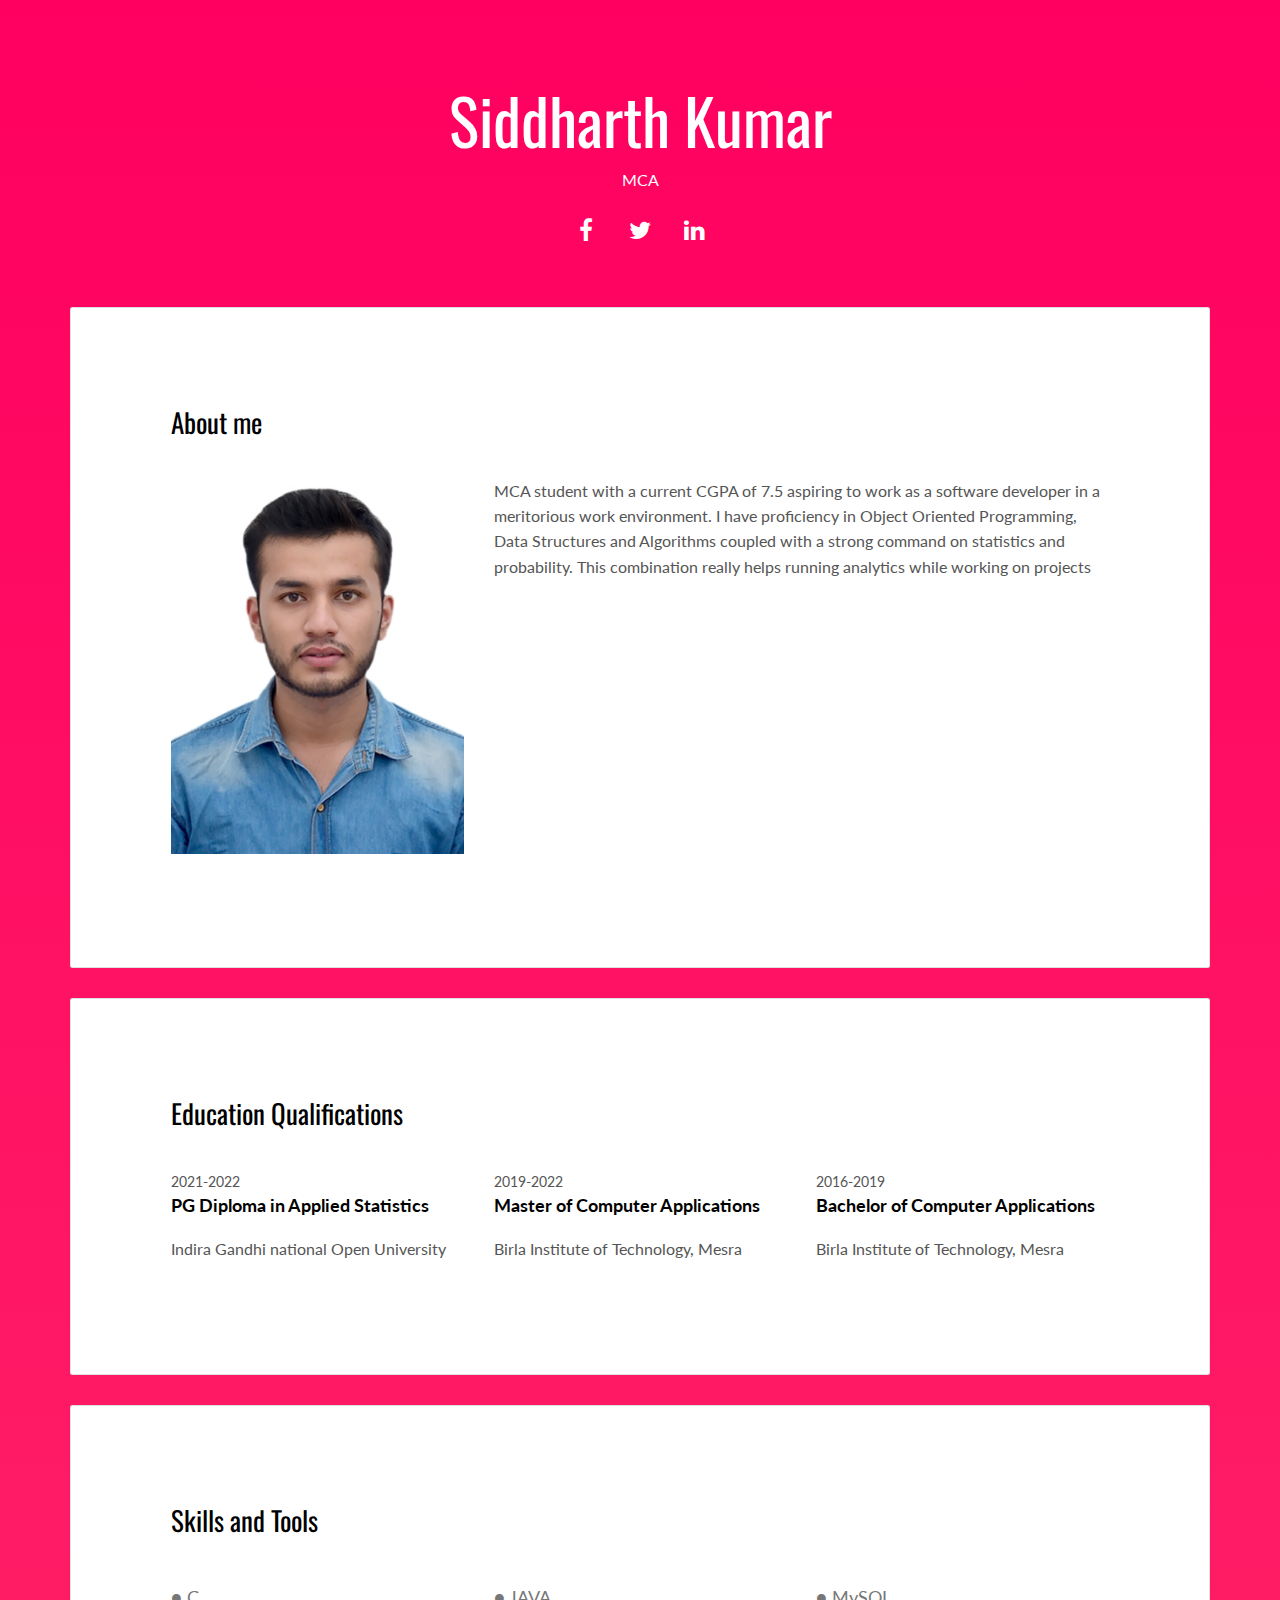
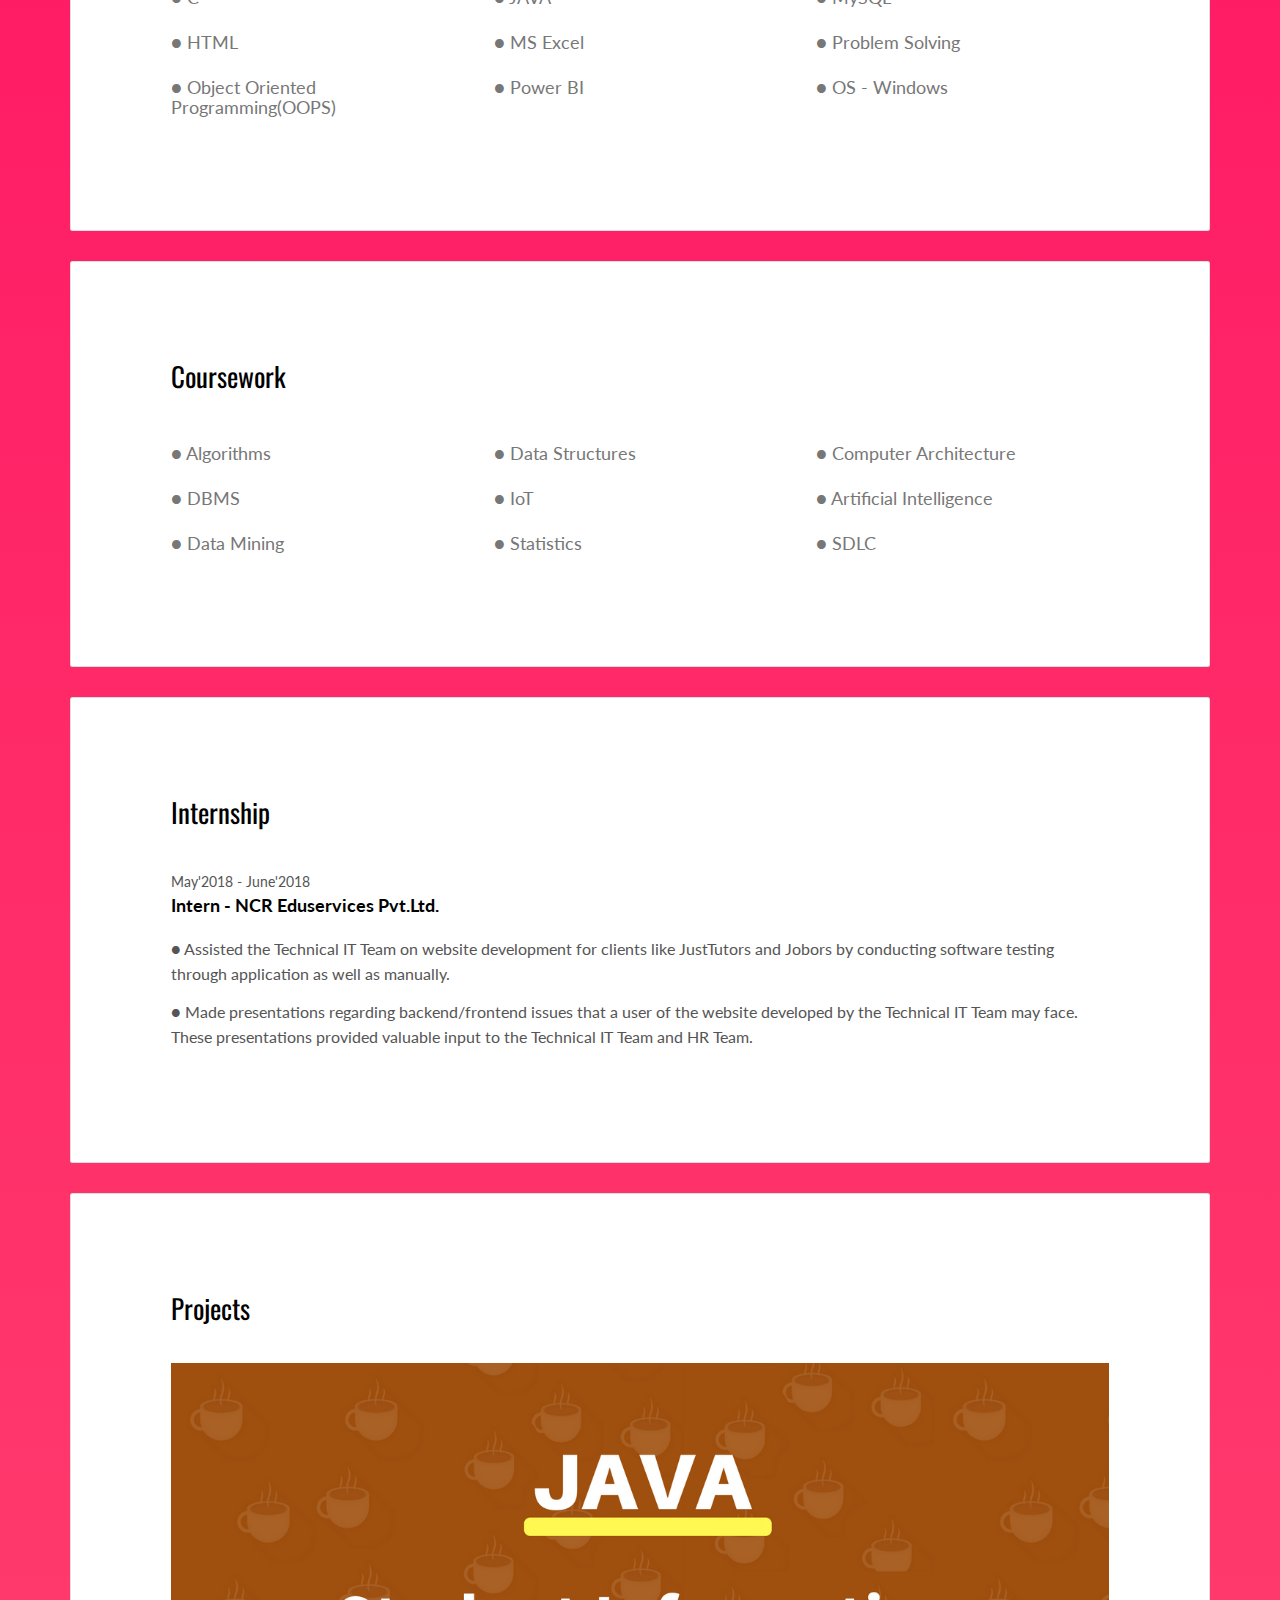
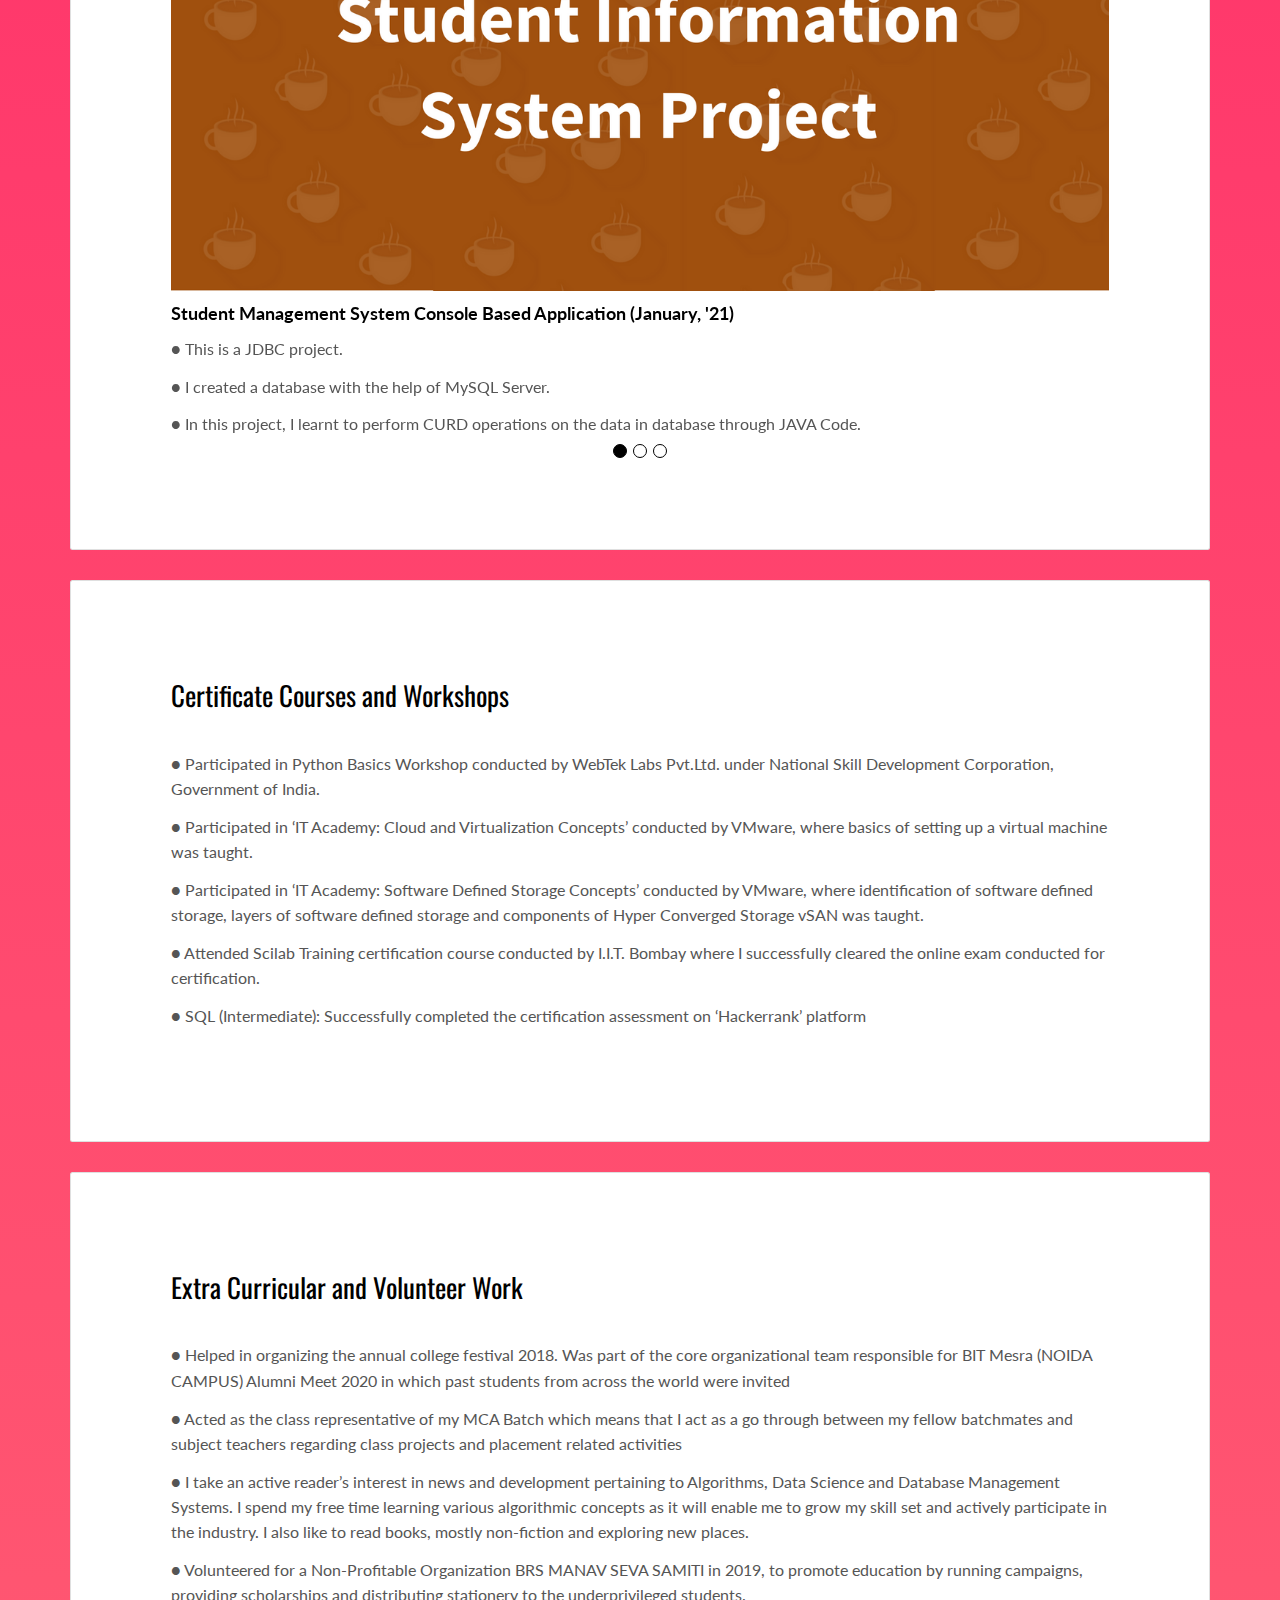
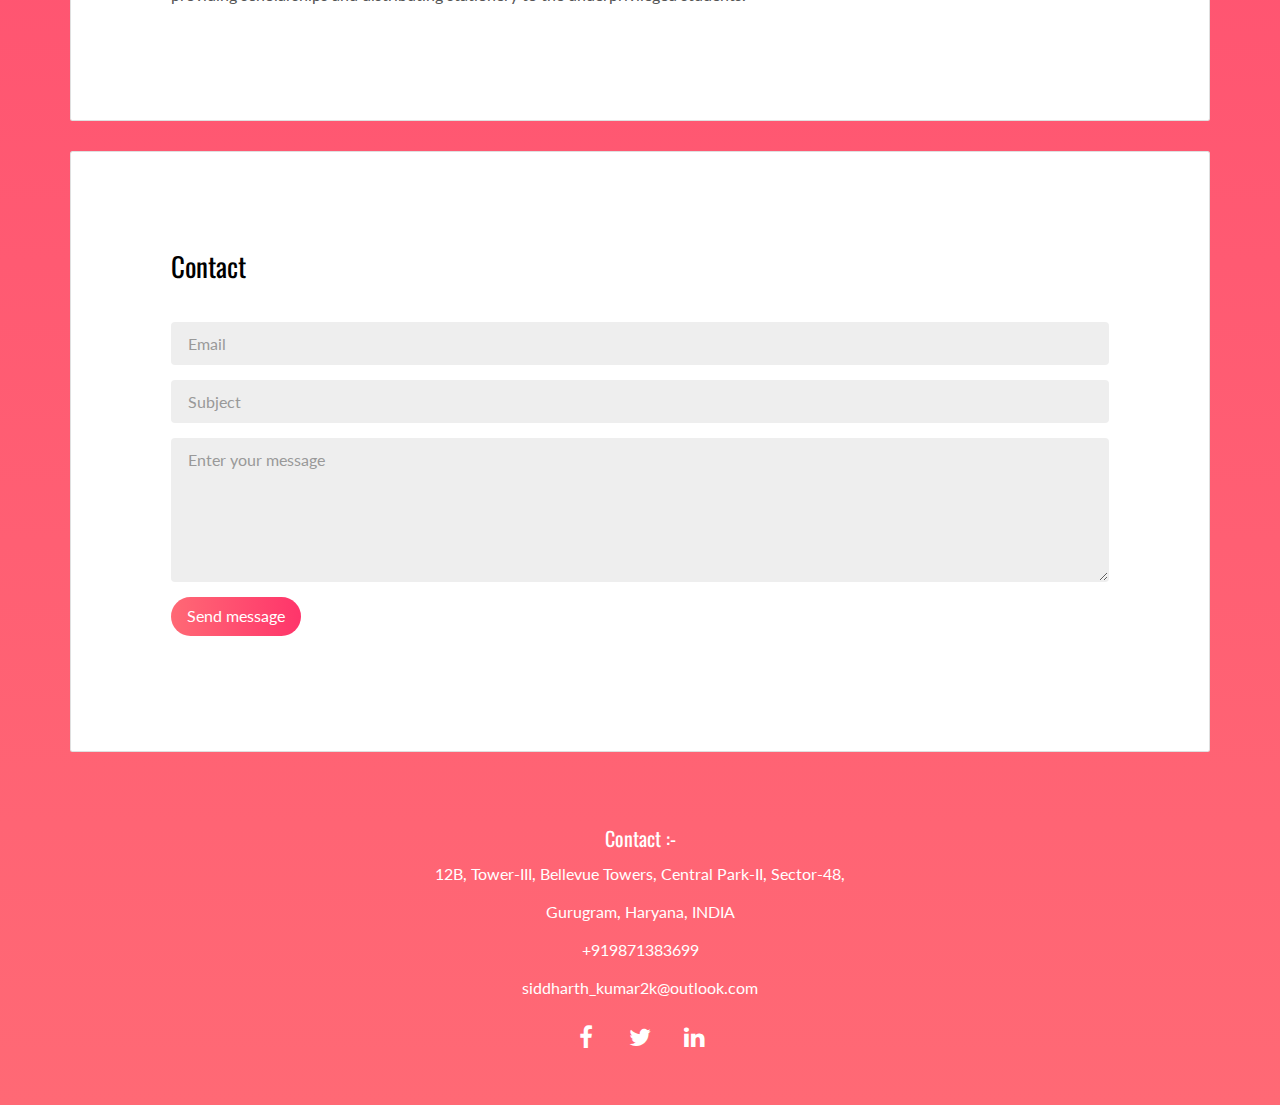
<file: index.html>
<!DOCTYPE html>
<html lang="en">

<head>
    <meta charset="UTF-8">
    <meta content="IE=edge" http-equiv="X-UA-Compatible">
    <meta content="width=device-width,initial-scale=1" name="viewport">
    <meta content="description" name="description">
    <meta name="google" content="notranslate" />
	
    <!-- Disable tap highlight on IE -->
    <meta name="msapplication-tap-highlight" content="no">

    <link rel="apple-touch-icon" sizes="180x180" href="./assets/apple-icon-180x180.png">
    <link href="./assets/favicon.ico" rel="icon">

    <title>Siddharth Kumar</title>

    <link href="./main.d8e0d294.css" rel="stylesheet">
</head>

<body class="">

    <!-- Add your content of header -->
<!--    <div class="background-color-layer" style="background-image: url('assets/images/img-01.jpg')"></div>-->
    <main class="content-wrapper">
        <header class="white-text-container section-container">
            <div class="text-center">
                <h1>Siddharth Kumar</h1>
                <p>MCA</p>
                <p>
                    <a class="fa-icon fa-icon-2x" href="https://facebook.com/" title="">
                        <i class="fa fa-facebook"></i>
                    </a>
                    <a class="fa-icon fa-icon-2x" href="https://twitter.com/" title="">
                        <i class="fa fa-twitter"></i>
                    </a>
                    <a class="fa-icon fa-icon-2x" href="https://www.linkedin.com/" title="">
                        <i class="fa fa-linkedin"></i>
                    </a>
                </p>
            </div>
        </header>



        <!-- Add your site or app content here -->

        <div class="container">
            <div class="row">
                <div class="col-xs-12">

                    <div class="card">
                        <div class="card-block">
                            <h2>About me</h2>
                            <div class="row">
                                <div class="col-md-4">
                                    <p><img src="./assets/images/sid.JPG" class="img-responsive" alt=""></p>
                                </div>
                                <div class="col-md-8">

                                    <p>
                                        MCA student with a current CGPA of 7.5 aspiring to work as a software developer in a meritorious work environment. I have proficiency in Object
Oriented Programming, Data Structures and Algorithms coupled with a strong command on statistics and probability. This combination really helps
running analytics while working on projects </p>
                                </div>
                            </div>
                        </div>
                    </div>
					
					
					<div class="card">
                        <div class="card-block">
                            <h2>Education Qualifications</h2>
                            <div class="row">
                                <div class="col-md-4">
                                    <div class="education-experience">
                                        <small class="date">2021-2022</small>
                                        <h3 class="h5 date-title">PG Diploma in Applied Statistics</h3>
                                        <p>Indira Gandhi national Open University</p>
                                    </div>
                                </div>
                                <div class="col-md-4">
                                    <div class="education-experience">
                                        <small class="date">2019-2022</small>
                                        <h3 class="h5 date-title">Master of Computer Applications</h3>
                                        <p>Birla Institute of Technology, Mesra</p>
                                    </div>
                                </div>
                                <div class="col-md-4">
                                    <div class="education-experience">
                                        <small class="date">2016-2019</small>
                                        <h3 class="h5 date-title">Bachelor of Computer Applications</h3>
                                        <p>Birla Institute of Technology, Mesra</p>
                                    </div>
                                </div>
                            </div>
                        </div>
                    </div>


						<div class="card">
                        <div class="card-block">
                            <h2>Skills and Tools</h2>
                            <div class="row">
                                <div class="col-md-4">
                                    <div class="skill-experience">
                                        <h3 class="h5"> <small>● C</small></h3>
                                    </div>
                                </div>
                                <div class="col-md-4">
                                    <div class="skill-experience">
                                        <h3 class="h5"> <small>● JAVA</small></h3>
                                    </div>
                                </div>
                                <div class="col-md-4">
                                    <div class="skill-experience">
                                        <h3 class="h5"> <small>● MySQL</small></h3>
                                    </div>
                                </div>
								<div class="col-md-4">
                                    <div class="skill-experience">
                                        <h3 class="h5"> <small>● HTML</small></h3>
                                    </div>
                                </div>
								<div class="col-md-4">
                                    <div class="skill-experience">
                                        <h3 class="h5"> <small>● MS Excel</small></h3>
                                    </div>
                                </div>
								<div class="col-md-4">
                                    <div class="skill-experience">
                                        <h3 class="h5"> <small>● Problem Solving</small></h3>
                                    </div>
                                </div>
								<div class="col-md-4">
                                    <div class="skill-experience">
                                        <h3 class="h5"> <small>● Object Oriented Programming(OOPS)</small></h3>
                                    </div>
                                </div>
								<div class="col-md-4">
                                    <div class="skill-experience">
                                        <h3 class="h5"> <small>● Power BI</small></h3>
                                    </div>
                                </div>
								<div class="col-md-4">
                                    <div class="skill-experience">
                                        <h3 class="h5"> <small>● OS - Windows</small></h3>
                                    </div>
                                </div>
                            </div>
                        </div>
					</div>	
						
						<div class="card">
						<div class="card-block">
                            <h2>Coursework</h2>
                            <div class="row">
                                <div class="col-md-4">
                                    <div class="skill-experience">
                                        <h3 class="h5"> <small>● Algorithms</small></h3>
                                    </div>
                                </div>
                                <div class="col-md-4">
                                    <div class="skill-experience">
                                        <h3 class="h5"> <small>● Data Structures</small></h3>
                                    </div>
                                </div>
                                <div class="col-md-4">
                                    <div class="skill-experience">
                                        <h3 class="h5"> <small>● Computer Architecture</small></h3>
                                    </div>
                                </div>
								<div class="col-md-4">
                                    <div class="skill-experience">
                                        <h3 class="h5"> <small>● DBMS</small></h3>
                                    </div>
                                </div>
								<div class="col-md-4">
                                    <div class="skill-experience">
                                        <h3 class="h5"> <small>● IoT</small></h3>
                                    </div>
                                </div>
								<div class="col-md-4">
                                    <div class="skill-experience">
                                        <h3 class="h5"> <small>● Artificial Intelligence</small></h3>
                                    </div>
                                </div>
								<div class="col-md-4">
                                    <div class="skill-experience">
                                        <h3 class="h5"> <small>● Data Mining</small></h3>
                                    </div>
                                </div>
								<div class="col-md-4">
                                    <div class="skill-experience">
                                        <h3 class="h5"> <small>● Statistics</small></h3>
                                    </div>
                                </div>
								<div class="col-md-4">
                                    <div class="skill-experience">
                                        <h3 class="h5"> <small>● SDLC</small></h3>
                                    </div>
                                </div>
                            </div>
                        </div>
                    </div>
					

					  <div class="card">
                        <div class="card-block">
                            <h2>Internship</h2>
                            <div class="work-experience">
                                <small class="date">May'2018 - June'2018</small>
                                <h3 class="h5 date-title"> Intern - <a href="http://www.ncreduservices.com/" title="Software Tester">NCR Eduservices Pvt.Ltd.</a></h3>
                                <p>● Assisted the Technical IT Team on website development for clients like JustTutors and Jobors by conducting software testing through application as well as manually.</p>
<p>● Made presentations regarding backend/frontend issues that a user of the website developed by the Technical IT Team may face. These presentations provided valuable input to the Technical IT Team and HR Team.</p>
                            </div>
                        </div>
                    </div>


                 

                    <div class="card">
                        <div class="card-block">
                            <h2>Projects</h2>
                            <div id="carousel-example-generic" class="carousel slide" data-ride="carousel">


                                <!-- Wrapper for slides -->
                                <div class="carousel-inner" role="listbox">
                                    <div class="item active">
                                        <img src=".\assets\images\Student Information System Project.png" class="img-responsive" alt="...">
                                        <div class="carousel-caption">
                                            <h3 class="h5">Student Management System Console Based Application (January, '21)</h3>
                                            <p>● This is a JDBC project.</p>
											<p>● I created a database with the help of MySQL Server.</p>
											<p>● In this project, I learnt to perform CURD operations on the data in database through JAVA Code.</p>
                                        </div>
                                    </div>
                                    <div class="item">
                                        <img src=".\assets\images\Data_Science.jpg" class="img-responsive" alt="...">
                                        <div class="carousel-caption">
                                            <h3 class="h5">Data Science Web Application (September to October, '20)</h3>
                                            <p>● Worked on a python project with flask and some of the python libraries including pandas, io, numpy etc.</p>
											<p>● Used some machine learning algorithms to process the data and to show the results in graphical form.</p>
											<p>● This project helped in reducing the error which is possible while performing the task manually and to save time so that users can concentrate on other fields regardless of record keeping.</p>
                                        </div>
                                    </div>
                                    <div class="item">
                                        <img src=".\assets\images\whatsapp.jpg" class="img-responsive" alt="...">
                                        <div class="carousel-caption">
                                            <h3 class="h5">WhatsApp Automation (August, ’20)</h3>
                                            <p>● Worked on a python project which uses data stored in an excel sheet with the help of task manager on predefined time. Using which
automated messages can be sent to selected users, for example greeting messages, daily reports, etc.</p>
                                        </div>
                                    </div>
                                </div>

                                <!-- Indicators -->
                                <ol class="carousel-indicators">
                                    <li data-target="#carousel-example-generic" data-slide-to="0" class="active"></li>
                                    <li data-target="#carousel-example-generic" data-slide-to="1"></li>
                                    <li data-target="#carousel-example-generic" data-slide-to="2"></li>
                                </ol>
                            </div>
                        </div>
                    </div>
					
					
					 <div class="card">
                        <div class="card-block">
                            <h2>Certificate Courses and Workshops</h2>
                            <div class="Certificate">
                                <p>● Participated in Python Basics Workshop conducted by WebTek Labs Pvt.Ltd. under National Skill Development Corporation, Government of India.</p>
								<p>● Participated in ‘IT Academy: Cloud and Virtualization Concepts’ conducted by VMware, where basics of setting up a virtual machine was taught.</p>
								<p>● Participated in ‘IT Academy: Software Defined Storage Concepts’ conducted by VMware, where identification of software defined storage, layers of software defined storage and components of Hyper Converged Storage vSAN was taught.</p>
								<p>● Attended Scilab Training certification course conducted by I.I.T. Bombay where I successfully cleared the online exam conducted for certification.</p>
								<p>● SQL (Intermediate): Successfully completed the certification assessment on ‘Hackerrank’ platform</p>
                            </div>
                        </div>
                    </div>


					 <div class="card">
                        <div class="card-block">
                            <h2>Extra Curricular and Volunteer Work</h2>
                            <div class="Certificate">
                                <p>● Helped in organizing the annual college festival 2018. Was part of the core organizational team responsible for BIT Mesra (NOIDA CAMPUS) Alumni Meet 2020 in which past students from across the world were invited</p>
								<p>● Acted as the class representative of my MCA Batch which means that I act as a go through between my fellow batchmates and subject teachers regarding class projects and placement related activities</p>
								<p>● I take an active reader’s interest in news and development pertaining to Algorithms, Data Science and Database Management Systems. I spend my free time learning various algorithmic concepts as it will enable me to grow my skill set and actively participate in the industry. I also like to read books, mostly non-fiction and exploring new places.</p>
								<p>● Volunteered for a Non-Profitable Organization BRS MANAV SEVA SAMITI in 2019, to promote education by running campaigns, providing scholarships and distributing stationery to the underprivileged students.</p>
                            </div>
                        </div>
                    </div>
                    <div class="card">
                        <div class="card-block">
                            <h2>Contact</h2>
                            <form action="" class="reveal-content">
                                <div class="form-group">
                                    <input type="email" class="form-control" id="email" placeholder="Email">
                                </div>
                                <div class="form-group">
                                    <input type="text" class="form-control" id="subject" placeholder="Subject">
                                </div>
                                <div class="form-group">
                                    <textarea class="form-control" rows="5" placeholder="Enter your message"></textarea>
                                </div>
                                <div class="form-group">
                                    <button type="submit" class=" btn btn-primary">Send message</button>
                                </div>
                            </form>
                        </div>
                    </div>

                </div>
            </div>
        </div>

    </main>
    <footer class="footer-container white-text-container text-center">
        <div class="container">
            <div class="row">
						<div class="col-xs-12">
				<div class="contact-info">
					<h3>Contact :-</h3>
					<div class="footer-info">
						<div>	
							<i class="glyphicon glyphicon-globe"></i>
							<p class="p1">12B, Tower-III, Bellevue Towers, Central Park-II, Sector-48,</p> 
							<p class="p2"> Gurugram, Haryana, INDIA</p>
						</div>
						<div>
							<i class="glyphicon glyphicon-phone-alt"></i>
							<p class="p1">+919871383699</p>
						</div>
						<div>
							<i class="glyphicon glyphicon-envelope"></i>
							<p class="p1"><a href="mailto:myemail@something.com">siddharth_kumar2k@outlook.com</a></p> 
						</div>
					</div>
				</div>
			</div>
			<div class="col-xs-12">
                    <p>
                        <a class="fa-icon fa-icon-2x" href="https://www.facebook.com/2209sid" title="">
                            <i class="fa fa-facebook"></i>
                        </a>
                        <a class="fa-icon fa-icon-2x" href="https://twitter.com/sidk005" title="">
                            <i class="fa fa-twitter"></i>
                        </a>
                        <a class="fa-icon fa-icon-2x" href="https://linkedin.com/in/siddharth-kumar-0481b5140" title="">
                            <i class="fa fa-linkedin"></i>
                        </a>
                    </p>
                </div>
            </div>
        </div>
    </footer>

    <script>
        document.addEventListener("DOMContentLoaded", function(event) {
            scrollRevelation('.card');
        });
    </script>
    <!-- Google Analytics: change UA-XXXXX-X to be your site's ID

<script>
  (function (i, s, o, g, r, a, m) {
    i['GoogleAnalyticsObject'] = r; i[r] = i[r] || function () {
      (i[r].q = i[r].q || []).push(arguments)
    }, i[r].l = 1 * new Date(); a = s.createElement(o),
      m = s.getElementsByTagName(o)[0]; a.async = 1; a.src = g; m.parentNode.insertBefore(a, m)
  })(window, document, 'script', '//www.google-analytics.com/analytics.js', 'ga');
  ga('create', 'UA-XXXXX-X', 'auto');
  ga('send', 'pageview');
</script>

-->
    <script type="text/javascript" src="./main.bc58148c.js"></script>
</body>

</html>
</file>
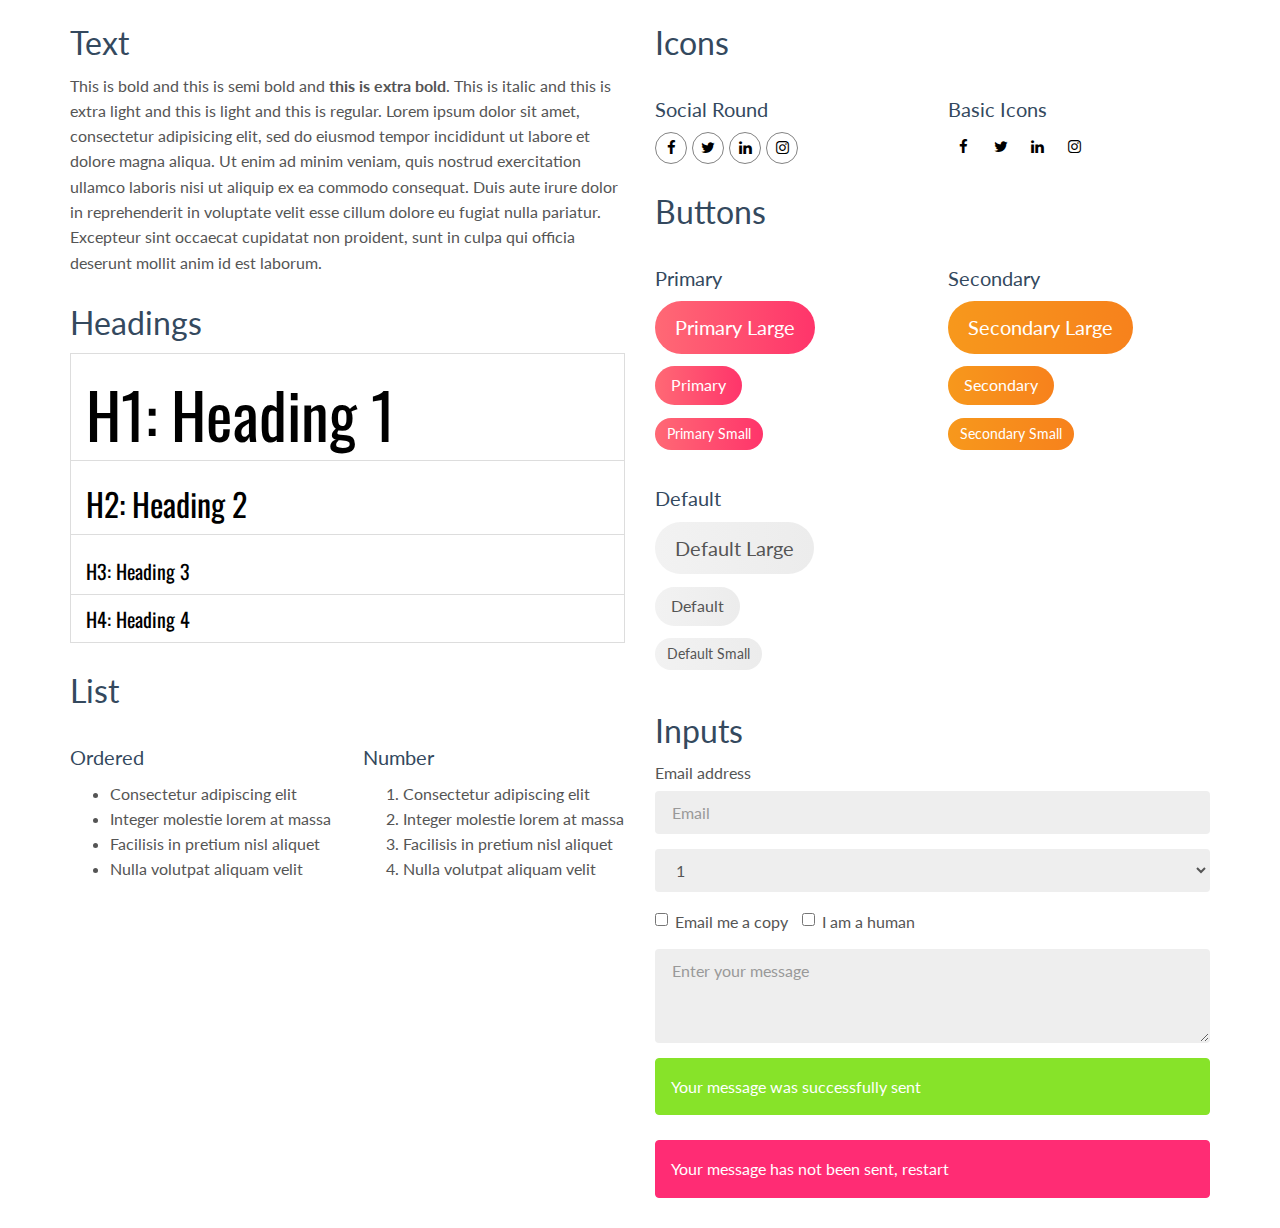
<file: components.html>
<!DOCTYPE html>
<html lang="en">

<head>
  <meta charset="UTF-8">
  <meta content="IE=edge" http-equiv="X-UA-Compatible">
  <meta content="width=device-width,initial-scale=1" name="viewport">
  <meta content="description" name="description">
  <meta name="google" content="notranslate" />
  <meta content="Mashup templates have been developped by Orson.io team" name="author">

  <!-- Disable tap highlight on IE -->
  <meta name="msapplication-tap-highlight" content="no">

  <link rel="apple-touch-icon" sizes="180x180" href="./assets/apple-icon-180x180.png">
  <link href="./assets/favicon.ico" rel="icon">

  <title>Title page</title>

<link href="./main.d8e0d294.css" rel="stylesheet"></head>

<body class="white">


<!-- Add your site or app content here -->
  <div class="container">
    <div class="row">
      <div class="col-xs-12 col-md-6">

        <div class="template-example">
          <h2 class="template-title-example">Text</h2>
          <p>This is bold and this is semi bold and <b>this is extra bold</b>. This is italic and this is extra light and this is light
          and this is regular. Lorem ipsum dolor sit amet, consectetur adipisicing elit, sed do eiusmod
          tempor incididunt ut labore et dolore magna aliqua. Ut enim ad minim veniam,
          quis nostrud exercitation ullamco laboris nisi ut aliquip ex ea commodo
          consequat. Duis aute irure dolor in reprehenderit in voluptate velit esse
          cillum dolore eu fugiat nulla pariatur. Excepteur sint occaecat cupidatat non
          proident, sunt in culpa qui officia deserunt mollit anim id est laborum.
          </p>
        </div>

        <div class="template-example">
          <h2 class="template-title-example">Headings</h2>

          <table class="table table-bordered">
            <tr><td><h1>H1: Heading 1</h1></td></tr>
            <tr><td><h2>H2: Heading 2</h2></td></tr>
            <tr><td><h3>H3: Heading 3</h3></td></tr>
            <tr><td><h4>H4: Heading 4</h4></td></tr>
          </table>

        </div>


        <div class="template-example">
          <h2 class="template-title-example">List</h2>
          <div class="row">
            <div class="col-md-6">
              <h3 class="template-title-example">Ordered</h3>
              <ul>
                <li>Consectetur adipiscing elit</li>
                <li>Integer molestie lorem at massa</li>
                <li>Facilisis in pretium nisl aliquet</li>
                <li>Nulla volutpat aliquam velit</li>
              </ul>
            </div>
            <div class="col-md-6">
              <h3 class="template-title-example">Number</h3>
              <ol>
                <li>Consectetur adipiscing elit</li>
                <li>Integer molestie lorem at massa</li>
                <li>Facilisis in pretium nisl aliquet</li>
                <li>Nulla volutpat aliquam velit</li>
              </ol>
            </div>
          </div>
        </div>

      </div>

      <div class="col-xs-12 col-md-6">
        <div class="template-example">
          <h2 class="template-title-example">Icons</h2>

          <div class="row">
            <div class="col-md-6">
              <h3 class="template-title-example">Social Round</h2>
              <ul class="list-icons">
                <li>
                  <a href="" class="social-round-icon fa-icon">
                    <i class="fa fa-facebook"></i>
                  </a>
                </li>
                <li>
                  <a href="" class="social-round-icon fa-icon">
                    <i class="fa fa-twitter"></i>
                  </a>
                </li>
                <li>
                  <a href="" class="social-round-icon fa-icon">
                    <i class="fa fa-linkedin"></i>
                  </a>
                </li>
                <li>
                  <a href="" class="social-round-icon fa-icon">
                    <i class="fa fa-instagram"></i>
                  </a>
                </li>
              </ul>
            </div>
            <div class="col-md-6">
               <h3 class="template-title-example">Basic Icons</h2>
                <ul class="list-icons">
                  <li>
                    <span class="fa-icon">
                      <i class="fa fa-facebook"></i>
                    </span>
                  </li>
                  <li>
                    <span class="fa-icon">
                      <i class="fa fa-twitter"></i>
                    </span>
                  </li>
                  <li>
                    <span class="fa-icon">
                      <i class="fa fa-linkedin"></i>
                    </span>
                  </li>
                  <li>
                    <span class="fa-icon">
                      <i class="fa fa-instagram"></i>
                    </span>
                  </li>
                </ul>
            </div>

          </div>





        </div>

        <div class="template-example">
          <h2 class="template-title-example">Buttons</h2>
          <div class="row">
            <div class="col-md-6">
              <h3 class="template-title-example">Primary</h2>
              <div class="row">
                  <div class="col-md-6">
                  <p><a href="" class="btn btn-primary btn-lg">Primary Large</a></p>
                  <p><a href="" class="btn btn-primary">Primary </a></p>
                  <p><a href="" class="btn btn-primary btn-sm">Primary Small</a></p>
                </div>
              </div>

              <h3 class="template-title-example">Default</h2>
              <div class="row">
                  <div class="col-md-6">
                  <p><a href="" class="btn btn-default btn-lg">Default Large</a></p>
                  <p><a href="" class="btn btn-default">Default </a></p>
                  <p><a href="" class="btn btn-default btn-sm">Default Small</a></p>
                </div>
              </div>

            </div>

            <div class="col-md-6">
              <h3 class="template-title-example">Secondary</h2>
              <div class="row">
                  <div class="col-md-6">
                  <p><a href="" class="btn btn-info btn-lg">Secondary Large</a></p>
                  <p><a href="" class="btn btn-info">Secondary </a></p>
                  <p><a href="" class="btn btn-info btn-sm">Secondary Small</a></p>
                </div>
              </div>
            </div>
          </div>
        </div>

        <div class="template-example">
          <h2 class="template-title-example">Inputs</h2>

            <div class="form-group">
              <label for="exampleInputEmail1">Email address</label>
              <input type="email" class="form-control" id="exampleInputEmail1" placeholder="Email">
            </div>

            <div class="form-group">
              <select class="form-control">
                <option>1</option>
                <option>2</option>
                <option>3</option>
                <option>4</option>
                <option>5</option>
              </select>
            </div>

            <div class="form-group">
              <label class="checkbox-inline">
                <input
                type="checkbox" id="inlineCheckbox1" value="option1"> Email me a copy
              </label>
              <label class="checkbox-inline">
                <input type="checkbox" id="inlineCheckbox2" value="option2"> I am a human
              </label>
            </div>

            <div class="form-group">
              <textarea class="form-control" rows="3" placeholder="Enter your message"></textarea>
            </div>

            <div class="alert alert-success" role="alert">Your message was successfully sent</div>
            <div class="alert alert-danger" role="alert">Your message has not been sent, restart</div>
        </div>




      </div>
    </div>
  </div>

<script type="text/javascript" src="./main.bc58148c.js"></script>
</file>
<file: main.d8e0d294.css>
@import url(https://fonts.googleapis.com/css?family=Lato:400,700|Oswald);
@import url(https://maxcdn.bootstrapcdn.com/font-awesome/4.7.0/css/font-awesome.min.css);

/*!
 * Bootstrap v3.3.7 (http://getbootstrap.com)
 * Copyright 2011-2016 Twitter, Inc.
 * Licensed under MIT (https://github.com/twbs/bootstrap/blob/master/LICENSE)
 */
/*! normalize.css v3.0.3 | MIT License | github.com/necolas/normalize.css */
html {
    font-family: sans-serif;
    -ms-text-size-adjust: 100%;
    -webkit-text-size-adjust: 100%
}

body {
    margin: 0
}

article,
aside,
details,
figcaption,
figure,
footer,
header,
hgroup,
main,
menu,
nav,
section,
summary {
    display: block
}

audio,
canvas,
progress,
video {
    display: inline-block;
    vertical-align: baseline
}

audio:not([controls]) {
    display: none;
    height: 0
}

[hidden],
template {
    display: none
}

a {
    background-color: transparent
}

a:active,
a:hover {
    outline: 0
}

abbr[title] {
    border-bottom: 1px dotted
}

b,
strong {
    font-weight: 700
}

dfn {
    font-style: italic
}

h1 {
    font-size: 2em;
    margin: .67em 0
}

mark {
    background: #ff0;
    color: #000
}

small {
    font-size: 80%
}

sub,
sup {
    font-size: 75%;
    line-height: 0;
    position: relative;
    vertical-align: baseline
}

sup {
    top: -.5em
}

sub {
    bottom: -.25em
}

img {
    border: 0
}

svg:not(:root) {
    overflow: hidden
}

figure {
    margin: 1em 40px
}

hr {
    box-sizing: content-box;
    height: 0
}

pre {
    overflow: auto
}

code,
kbd,
pre,
samp {
    font-family: monospace, monospace;
    font-size: 1em
}

button,
input,
optgroup,
select,
textarea {
    color: inherit;
    font: inherit;
    margin: 0
}

button {
    overflow: visible
}

button,
select {
    text-transform: none
}

button,
html input[type=button],
input[type=reset],
input[type=submit] {
    -webkit-appearance: button;
    cursor: pointer
}

button[disabled],
html input[disabled] {
    cursor: default
}

button::-moz-focus-inner,
input::-moz-focus-inner {
    border: 0;
    padding: 0
}

input {
    line-height: normal
}

input[type=checkbox],
input[type=radio] {
    box-sizing: border-box;
    padding: 0
}

input[type=number]::-webkit-inner-spin-button,
input[type=number]::-webkit-outer-spin-button {
    height: auto
}

input[type=search] {
    -webkit-appearance: textfield;
    box-sizing: content-box
}

input[type=search]::-webkit-search-cancel-button,
input[type=search]::-webkit-search-decoration {
    -webkit-appearance: none
}

fieldset {
    border: 1px solid silver;
    margin: 0 2px;
    padding: .35em .625em .75em
}

textarea {
    overflow: auto
}

optgroup {
    font-weight: 700
}

table {
    border-collapse: collapse;
    border-spacing: 0
}

td,
th {
    padding: 0
}

/*! Source: https://github.com/h5bp/html5-boilerplate/blob/master/src/css/main.css */
@media print {

    *,
    :after,
    :before {
        background: transparent !important;
        color: #000 !important;
        box-shadow: none !important;
        text-shadow: none !important
    }

    a,
    a:visited {
        text-decoration: underline
    }

    a[href]:after {
        content: " ("attr(href) ")"
    }

    abbr[title]:after {
        content: " ("attr(title) ")"
    }

    a[href^="#"]:after,
    a[href^="javascript:"]:after {
        content: ""
    }

    blockquote,
    pre {
        border: 1px solid #999;
        page-break-inside: avoid
    }

    thead {
        display: table-header-group
    }

    img,
    tr {
        page-break-inside: avoid
    }

    img {
        max-width: 100% !important
    }

    h2,
    h3,
    p {
        orphans: 3;
        widows: 3
    }

    h2,
    h3 {
        page-break-after: avoid
    }

    .navbar {
        display: none
    }

    .btn > .caret,
    .dropup > .btn > .caret {
        border-top-color: #000 !important
    }

    .label {
        border: 1px solid #000
    }

    .table {
        border-collapse: collapse !important
    }

    .table td,
    .table th {
        background-color: #fff !important
    }

    .table-bordered td,
    .table-bordered th {
        border: 1px solid #ddd !important
    }
}

*,
:after,
:before {
    -webkit-box-sizing: border-box;
    -moz-box-sizing: border-box;
    box-sizing: border-box
}

html {
    font-size: 10px;
    -webkit-tap-highlight-color: transparent
}

body {
    font-family: Lato, Helvetica, Arial, sans-serif;
    font-size: 16px;
    line-height: 1.58;
    color: #555;
    background-color: #fff
}

button,
input,
select,
textarea {
    font-family: inherit;
    font-size: inherit;
    line-height: inherit
}

a {
    color: #ff0060;
    text-decoration: none
}

a:focus,
a:hover {
    color: #b30043;
    text-decoration: underline
}

a:focus {
    outline: 5px auto -webkit-focus-ring-color;
    outline-offset: -2px
}

figure {
    margin: 0
}

img {
    vertical-align: middle
}

.img-responsive {
    display: block;
    max-width: 100%;
    height: auto
}

.img-rounded {
    border-radius: 6px
}

.img-thumbnail {
    padding: 4px;
    line-height: 1.58;
    background-color: #fff;
    border: 1px solid #ddd;
    border-radius: 4px;
    -webkit-transition: all .2s ease-in-out;
    -o-transition: all .2s ease-in-out;
    transition: all .2s ease-in-out;
    display: inline-block;
    max-width: 100%;
    height: auto
}

.img-circle {
    border-radius: 50%
}

hr {
    margin-top: 25px;
    margin-bottom: 25px;
    border: 0;
    border-top: 1px solid #eee
}

.sr-only {
    position: absolute;
    width: 1px;
    height: 1px;
    margin: -1px;
    padding: 0;
    overflow: hidden;
    clip: rect(0, 0, 0, 0);
    border: 0
}

.sr-only-focusable:active,
.sr-only-focusable:focus {
    position: static;
    width: auto;
    height: auto;
    margin: 0;
    overflow: visible;
    clip: auto
}

[role=button] {
    cursor: pointer
}

.h1,
.h2,
.h3,
.h4,
.h5,
.h6,
h1,
h2,
h3,
h4,
h5,
h6 {
    font-family: Oswald, Helvetica, Arial, sans-serif;
    font-weight: 400;
    line-height: 1.1;
    color: #000
}

.h1 .small,
.h1 small,
.h2 .small,
.h2 small,
.h3 .small,
.h3 small,
.h4 .small,
.h4 small,
.h5 .small,
.h5 small,
.h6 .small,
.h6 small,
h1 .small,
h1 small,
h2 .small,
h2 small,
h3 .small,
h3 small,
h4 .small,
h4 small,
h5 .small,
h5 small,
h6 .small,
h6 small {
    font-weight: 400;
    line-height: 1;
    color: #777
}

.h1,
.h2,
.h3,
h1,
h2,
h3 {
    margin-top: 25px;
    margin-bottom: 12.5px
}

.h1 .small,
.h1 small,
.h2 .small,
.h2 small,
.h3 .small,
.h3 small,
h1 .small,
h1 small,
h2 .small,
h2 small,
h3 .small,
h3 small {
    font-size: 65%
}

.h4,
.h5,
.h6,
h4,
h5,
h6 {
    margin-top: 12.5px;
    margin-bottom: 12.5px
}

.h4 .small,
.h4 small,
.h5 .small,
.h5 small,
.h6 .small,
.h6 small,
h4 .small,
h4 small,
h5 .small,
h5 small,
h6 .small,
h6 small {
    font-size: 75%
}

.h1,
h1 {
    font-size: 63px
}

.h2,
h2 {
    font-size: 27px
}

.h3,
.h4,
h3,
h4 {
    font-size: 20px
}

.h5,
h5 {
    font-size: 18px
}

.h6,
h6 {
    font-size: 14px
}

p {
    margin: 0 0 12.5px
}

.lead {
    margin-bottom: 25px;
    font-size: 18px;
    font-weight: 300;
    line-height: 1.4
}

@media (min-width:768px) {
    .lead {
        font-size: 24px
    }
}

.small,
small {
    font-size: 87%
}

.mark,
mark {
    background-color: #fcf8e3;
    padding: .2em
}

.text-left {
    text-align: left
}

.text-right {
    text-align: right
}

.text-center {
    text-align: center
}

.text-justify {
    text-align: justify
}

.text-nowrap {
    white-space: nowrap
}

.text-lowercase {
    text-transform: lowercase
}

.initialism,
.text-uppercase {
    text-transform: uppercase
}

.text-capitalize {
    text-transform: capitalize
}

.text-muted {
    color: #777
}

.text-primary {
    color: #ff0060
}

a.text-primary:focus,
a.text-primary:hover {
    color: #cc004d
}

.text-success {
    color: #fff
}

a.text-success:focus,
a.text-success:hover {
    color: #e6e6e6
}

.text-info {
    color: #31708f
}

a.text-info:focus,
a.text-info:hover {
    color: #245269
}

.text-warning {
    color: #8a6d3b
}

a.text-warning:focus,
a.text-warning:hover {
    color: #66512c
}

.text-danger {
    color: #fff
}

a.text-danger:focus,
a.text-danger:hover {
    color: #e6e6e6
}

.bg-primary {
    color: #fff;
    background-color: #35baf6
}

a.bg-primary:focus,
a.bg-primary:hover {
    background-color: #cc004d
}

.bg-success {
    background-color: #87e329
}

a.bg-success:focus,
a.bg-success:hover {
    background-color: #6dc019
}

.bg-info {
    background-color: #d9edf7
}

a.bg-info:focus,
a.bg-info:hover {
    background-color: #afd9ee
}

.bg-warning {
    background-color: #fcf8e3
}

a.bg-warning:focus,
a.bg-warning:hover {
    background-color: #f7ecb5
}

.bg-danger {
    background-color: #ff2c74
}

a.bg-danger:focus,
a.bg-danger:hover {
    background-color: #f80055
}

.page-header {
    padding-bottom: 11.5px;
    margin: 50px 0 25px;
    border-bottom: 1px solid #eee
}

ol,
ul {
    margin-top: 0;
    margin-bottom: 12.5px
}

ol ol,
ol ul,
ul ol,
ul ul {
    margin-bottom: 0
}

.list-inline,
.list-unstyled {
    padding-left: 0;
    list-style: none
}

.list-inline {
    margin-left: -5px
}

.list-inline > li {
    display: inline-block;
    padding-left: 5px;
    padding-right: 5px
}

dl {
    margin-top: 0;
    margin-bottom: 25px
}

dd,
dt {
    line-height: 1.58
}

dt {
    font-weight: 700
}

dd {
    margin-left: 0
}

.dl-horizontal dd:after,
.dl-horizontal dd:before {
    content: " ";
    display: table
}

.dl-horizontal dd:after {
    clear: both
}

@media (min-width:768px) {
    .dl-horizontal dt {
        float: left;
        width: 160px;
        clear: left;
        text-align: right;
        overflow: hidden;
        text-overflow: ellipsis;
        white-space: nowrap
    }

    .dl-horizontal dd {
        margin-left: 180px
    }
}

abbr[data-original-title],
abbr[title] {
    cursor: help;
    border-bottom: 1px dotted #777
}

.initialism {
    font-size: 90%
}

blockquote {
    padding: 12.5px 25px;
    margin: 0 0 25px;
    font-size: 20px;
    border-left: 5px solid #eee
}

blockquote ol:last-child,
blockquote p:last-child,
blockquote ul:last-child {
    margin-bottom: 0
}

blockquote .small,
blockquote footer,
blockquote small {
    display: block;
    font-size: 80%;
    line-height: 1.58;
    color: #777
}

blockquote .small:before,
blockquote footer:before,
blockquote small:before {
    content: "\2014   \A0"
}

.blockquote-reverse,
blockquote.pull-right {
    padding-right: 15px;
    padding-left: 0;
    border-right: 5px solid #eee;
    border-left: 0;
    text-align: right
}

.blockquote-reverse .small:before,
.blockquote-reverse footer:before,
.blockquote-reverse small:before,
blockquote.pull-right .small:before,
blockquote.pull-right footer:before,
blockquote.pull-right small:before {
    content: ""
}

.blockquote-reverse .small:after,
.blockquote-reverse footer:after,
.blockquote-reverse small:after,
blockquote.pull-right .small:after,
blockquote.pull-right footer:after,
blockquote.pull-right small:after {
    content: "\A0   \2014"
}

address {
    margin-bottom: 25px;
    font-style: normal;
    line-height: 1.58
}

code,
kbd,
pre,
samp {
    font-family: Menlo, Monaco, Consolas, Courier New, monospace
}

code {
    color: #c7254e;
    background-color: #f9f2f4;
    border-radius: 4px
}

code,
kbd {
    padding: 2px 4px;
    font-size: 90%
}

kbd {
    color: #fff;
    background-color: #333;
    border-radius: 3px;
    box-shadow: inset 0 -1px 0 rgba(0, 0, 0, .25)
}

kbd kbd {
    padding: 0;
    font-size: 100%;
    font-weight: 700;
    box-shadow: none
}

pre {
    display: block;
    padding: 12px;
    margin: 0 0 12.5px;
    font-size: 15px;
    line-height: 1.58;
    word-break: break-all;
    word-wrap: break-word;
    color: #333;
    background-color: #f5f5f5;
    border: 1px solid #ccc;
    border-radius: 4px
}

pre code {
    padding: 0;
    font-size: inherit;
    color: inherit;
    white-space: pre-wrap;
    background-color: transparent;
    border-radius: 0
}

.pre-scrollable {
    max-height: 340px;
    overflow-y: scroll
}

.container {
    margin-right: auto;
    margin-left: auto;
    padding-left: 15px;
    padding-right: 15px
}

.container:after,
.container:before {
    content: " ";
    display: table
}

.container:after {
    clear: both
}

@media (min-width:768px) {
    .container {
        width: 750px
    }
}

@media (min-width:992px) {
    .container {
        width: 970px
    }
}

@media (min-width:1200px) {
    .container {
        width: 1170px
    }
}

.container-fluid {
    margin-right: auto;
    margin-left: auto;
    padding-left: 15px;
    padding-right: 15px
}

.container-fluid:after,
.container-fluid:before {
    content: " ";
    display: table
}

.container-fluid:after {
    clear: both
}

.row {
    margin-left: -15px;
    margin-right: -15px
}

.row:after,
.row:before {
    content: " ";
    display: table
}

.row:after {
    clear: both
}

.col-lg-1,
.col-lg-2,
.col-lg-3,
.col-lg-4,
.col-lg-5,
.col-lg-6,
.col-lg-7,
.col-lg-8,
.col-lg-9,
.col-lg-10,
.col-lg-11,
.col-lg-12,
.col-md-1,
.col-md-2,
.col-md-3,
.col-md-4,
.col-md-5,
.col-md-6,
.col-md-7,
.col-md-8,
.col-md-9,
.col-md-10,
.col-md-11,
.col-md-12,
.col-sm-1,
.col-sm-2,
.col-sm-3,
.col-sm-4,
.col-sm-5,
.col-sm-6,
.col-sm-7,
.col-sm-8,
.col-sm-9,
.col-sm-10,
.col-sm-11,
.col-sm-12,
.col-xs-1,
.col-xs-2,
.col-xs-3,
.col-xs-4,
.col-xs-5,
.col-xs-6,
.col-xs-7,
.col-xs-8,
.col-xs-9,
.col-xs-10,
.col-xs-11,
.col-xs-12 {
    position: relative;
    min-height: 1px;
    padding-left: 15px;
    padding-right: 15px
}

.col-xs-1,
.col-xs-2,
.col-xs-3,
.col-xs-4,
.col-xs-5,
.col-xs-6,
.col-xs-7,
.col-xs-8,
.col-xs-9,
.col-xs-10,
.col-xs-11,
.col-xs-12 {
    float: left
}

.col-xs-1 {
    width: 8.33333%
}

.col-xs-2 {
    width: 16.66667%
}

.col-xs-3 {
    width: 25%
}

.col-xs-4 {
    width: 33.33333%
}

.col-xs-5 {
    width: 41.66667%
}

.col-xs-6 {
    width: 50%
}

.col-xs-7 {
    width: 58.33333%
}

.col-xs-8 {
    width: 66.66667%
}

.col-xs-9 {
    width: 75%
}

.col-xs-10 {
    width: 83.33333%
}

.col-xs-11 {
    width: 91.66667%
}

.col-xs-12 {
    width: 100%
}

.col-xs-pull-0 {
    right: auto
}

.col-xs-pull-1 {
    right: 8.33333%
}

.col-xs-pull-2 {
    right: 16.66667%
}

.col-xs-pull-3 {
    right: 25%
}

.col-xs-pull-4 {
    right: 33.33333%
}

.col-xs-pull-5 {
    right: 41.66667%
}

.col-xs-pull-6 {
    right: 50%
}

.col-xs-pull-7 {
    right: 58.33333%
}

.col-xs-pull-8 {
    right: 66.66667%
}

.col-xs-pull-9 {
    right: 75%
}

.col-xs-pull-10 {
    right: 83.33333%
}

.col-xs-pull-11 {
    right: 91.66667%
}

.col-xs-pull-12 {
    right: 100%
}

.col-xs-push-0 {
    left: auto
}

.col-xs-push-1 {
    left: 8.33333%
}

.col-xs-push-2 {
    left: 16.66667%
}

.col-xs-push-3 {
    left: 25%
}

.col-xs-push-4 {
    left: 33.33333%
}

.col-xs-push-5 {
    left: 41.66667%
}

.col-xs-push-6 {
    left: 50%
}

.col-xs-push-7 {
    left: 58.33333%
}

.col-xs-push-8 {
    left: 66.66667%
}

.col-xs-push-9 {
    left: 75%
}

.col-xs-push-10 {
    left: 83.33333%
}

.col-xs-push-11 {
    left: 91.66667%
}

.col-xs-push-12 {
    left: 100%
}

.col-xs-offset-0 {
    margin-left: 0
}

.col-xs-offset-1 {
    margin-left: 8.33333%
}

.col-xs-offset-2 {
    margin-left: 16.66667%
}

.col-xs-offset-3 {
    margin-left: 25%
}

.col-xs-offset-4 {
    margin-left: 33.33333%
}

.col-xs-offset-5 {
    margin-left: 41.66667%
}

.col-xs-offset-6 {
    margin-left: 50%
}

.col-xs-offset-7 {
    margin-left: 58.33333%
}

.col-xs-offset-8 {
    margin-left: 66.66667%
}

.col-xs-offset-9 {
    margin-left: 75%
}

.col-xs-offset-10 {
    margin-left: 83.33333%
}

.col-xs-offset-11 {
    margin-left: 91.66667%
}

.col-xs-offset-12 {
    margin-left: 100%
}

@media (min-width:768px) {

    .col-sm-1,
    .col-sm-2,
    .col-sm-3,
    .col-sm-4,
    .col-sm-5,
    .col-sm-6,
    .col-sm-7,
    .col-sm-8,
    .col-sm-9,
    .col-sm-10,
    .col-sm-11,
    .col-sm-12 {
        float: left
    }

    .col-sm-1 {
        width: 8.33333%
    }

    .col-sm-2 {
        width: 16.66667%
    }

    .col-sm-3 {
        width: 25%
    }

    .col-sm-4 {
        width: 33.33333%
    }

    .col-sm-5 {
        width: 41.66667%
    }

    .col-sm-6 {
        width: 50%
    }

    .col-sm-7 {
        width: 58.33333%
    }

    .col-sm-8 {
        width: 66.66667%
    }

    .col-sm-9 {
        width: 75%
    }

    .col-sm-10 {
        width: 83.33333%
    }

    .col-sm-11 {
        width: 91.66667%
    }

    .col-sm-12 {
        width: 100%
    }

    .col-sm-pull-0 {
        right: auto
    }

    .col-sm-pull-1 {
        right: 8.33333%
    }

    .col-sm-pull-2 {
        right: 16.66667%
    }

    .col-sm-pull-3 {
        right: 25%
    }

    .col-sm-pull-4 {
        right: 33.33333%
    }

    .col-sm-pull-5 {
        right: 41.66667%
    }

    .col-sm-pull-6 {
        right: 50%
    }

    .col-sm-pull-7 {
        right: 58.33333%
    }

    .col-sm-pull-8 {
        right: 66.66667%
    }

    .col-sm-pull-9 {
        right: 75%
    }

    .col-sm-pull-10 {
        right: 83.33333%
    }

    .col-sm-pull-11 {
        right: 91.66667%
    }

    .col-sm-pull-12 {
        right: 100%
    }

    .col-sm-push-0 {
        left: auto
    }

    .col-sm-push-1 {
        left: 8.33333%
    }

    .col-sm-push-2 {
        left: 16.66667%
    }

    .col-sm-push-3 {
        left: 25%
    }

    .col-sm-push-4 {
        left: 33.33333%
    }

    .col-sm-push-5 {
        left: 41.66667%
    }

    .col-sm-push-6 {
        left: 50%
    }

    .col-sm-push-7 {
        left: 58.33333%
    }

    .col-sm-push-8 {
        left: 66.66667%
    }

    .col-sm-push-9 {
        left: 75%
    }

    .col-sm-push-10 {
        left: 83.33333%
    }

    .col-sm-push-11 {
        left: 91.66667%
    }

    .col-sm-push-12 {
        left: 100%
    }

    .col-sm-offset-0 {
        margin-left: 0
    }

    .col-sm-offset-1 {
        margin-left: 8.33333%
    }

    .col-sm-offset-2 {
        margin-left: 16.66667%
    }

    .col-sm-offset-3 {
        margin-left: 25%
    }

    .col-sm-offset-4 {
        margin-left: 33.33333%
    }

    .col-sm-offset-5 {
        margin-left: 41.66667%
    }

    .col-sm-offset-6 {
        margin-left: 50%
    }

    .col-sm-offset-7 {
        margin-left: 58.33333%
    }

    .col-sm-offset-8 {
        margin-left: 66.66667%
    }

    .col-sm-offset-9 {
        margin-left: 75%
    }

    .col-sm-offset-10 {
        margin-left: 83.33333%
    }

    .col-sm-offset-11 {
        margin-left: 91.66667%
    }

    .col-sm-offset-12 {
        margin-left: 100%
    }
}

@media (min-width:992px) {

    .col-md-1,
    .col-md-2,
    .col-md-3,
    .col-md-4,
    .col-md-5,
    .col-md-6,
    .col-md-7,
    .col-md-8,
    .col-md-9,
    .col-md-10,
    .col-md-11,
    .col-md-12 {
        float: left
    }

    .col-md-1 {
        width: 8.33333%
    }

    .col-md-2 {
        width: 16.66667%
    }

    .col-md-3 {
        width: 25%
    }

    .col-md-4 {
        width: 33.33333%
    }

    .col-md-5 {
        width: 41.66667%
    }

    .col-md-6 {
        width: 50%
    }

    .col-md-7 {
        width: 58.33333%
    }

    .col-md-8 {
        width: 66.66667%
    }

    .col-md-9 {
        width: 75%
    }

    .col-md-10 {
        width: 83.33333%
    }

    .col-md-11 {
        width: 91.66667%
    }

    .col-md-12 {
        width: 100%
    }

    .col-md-pull-0 {
        right: auto
    }

    .col-md-pull-1 {
        right: 8.33333%
    }

    .col-md-pull-2 {
        right: 16.66667%
    }

    .col-md-pull-3 {
        right: 25%
    }

    .col-md-pull-4 {
        right: 33.33333%
    }

    .col-md-pull-5 {
        right: 41.66667%
    }

    .col-md-pull-6 {
        right: 50%
    }

    .col-md-pull-7 {
        right: 58.33333%
    }

    .col-md-pull-8 {
        right: 66.66667%
    }

    .col-md-pull-9 {
        right: 75%
    }

    .col-md-pull-10 {
        right: 83.33333%
    }

    .col-md-pull-11 {
        right: 91.66667%
    }

    .col-md-pull-12 {
        right: 100%
    }

    .col-md-push-0 {
        left: auto
    }

    .col-md-push-1 {
        left: 8.33333%
    }

    .col-md-push-2 {
        left: 16.66667%
    }

    .col-md-push-3 {
        left: 25%
    }

    .col-md-push-4 {
        left: 33.33333%
    }

    .col-md-push-5 {
        left: 41.66667%
    }

    .col-md-push-6 {
        left: 50%
    }

    .col-md-push-7 {
        left: 58.33333%
    }

    .col-md-push-8 {
        left: 66.66667%
    }

    .col-md-push-9 {
        left: 75%
    }

    .col-md-push-10 {
        left: 83.33333%
    }

    .col-md-push-11 {
        left: 91.66667%
    }

    .col-md-push-12 {
        left: 100%
    }

    .col-md-offset-0 {
        margin-left: 0
    }

    .col-md-offset-1 {
        margin-left: 8.33333%
    }

    .col-md-offset-2 {
        margin-left: 16.66667%
    }

    .col-md-offset-3 {
        margin-left: 25%
    }

    .col-md-offset-4 {
        margin-left: 33.33333%
    }

    .col-md-offset-5 {
        margin-left: 41.66667%
    }

    .col-md-offset-6 {
        margin-left: 50%
    }

    .col-md-offset-7 {
        margin-left: 58.33333%
    }

    .col-md-offset-8 {
        margin-left: 66.66667%
    }

    .col-md-offset-9 {
        margin-left: 75%
    }

    .col-md-offset-10 {
        margin-left: 83.33333%
    }

    .col-md-offset-11 {
        margin-left: 91.66667%
    }

    .col-md-offset-12 {
        margin-left: 100%
    }
}

@media (min-width:1200px) {

    .col-lg-1,
    .col-lg-2,
    .col-lg-3,
    .col-lg-4,
    .col-lg-5,
    .col-lg-6,
    .col-lg-7,
    .col-lg-8,
    .col-lg-9,
    .col-lg-10,
    .col-lg-11,
    .col-lg-12 {
        float: left
    }

    .col-lg-1 {
        width: 8.33333%
    }

    .col-lg-2 {
        width: 16.66667%
    }

    .col-lg-3 {
        width: 25%
    }

    .col-lg-4 {
        width: 33.33333%
    }

    .col-lg-5 {
        width: 41.66667%
    }

    .col-lg-6 {
        width: 50%
    }

    .col-lg-7 {
        width: 58.33333%
    }

    .col-lg-8 {
        width: 66.66667%
    }

    .col-lg-9 {
        width: 75%
    }

    .col-lg-10 {
        width: 83.33333%
    }

    .col-lg-11 {
        width: 91.66667%
    }

    .col-lg-12 {
        width: 100%
    }

    .col-lg-pull-0 {
        right: auto
    }

    .col-lg-pull-1 {
        right: 8.33333%
    }

    .col-lg-pull-2 {
        right: 16.66667%
    }

    .col-lg-pull-3 {
        right: 25%
    }

    .col-lg-pull-4 {
        right: 33.33333%
    }

    .col-lg-pull-5 {
        right: 41.66667%
    }

    .col-lg-pull-6 {
        right: 50%
    }

    .col-lg-pull-7 {
        right: 58.33333%
    }

    .col-lg-pull-8 {
        right: 66.66667%
    }

    .col-lg-pull-9 {
        right: 75%
    }

    .col-lg-pull-10 {
        right: 83.33333%
    }

    .col-lg-pull-11 {
        right: 91.66667%
    }

    .col-lg-pull-12 {
        right: 100%
    }

    .col-lg-push-0 {
        left: auto
    }

    .col-lg-push-1 {
        left: 8.33333%
    }

    .col-lg-push-2 {
        left: 16.66667%
    }

    .col-lg-push-3 {
        left: 25%
    }

    .col-lg-push-4 {
        left: 33.33333%
    }

    .col-lg-push-5 {
        left: 41.66667%
    }

    .col-lg-push-6 {
        left: 50%
    }

    .col-lg-push-7 {
        left: 58.33333%
    }

    .col-lg-push-8 {
        left: 66.66667%
    }

    .col-lg-push-9 {
        left: 75%
    }

    .col-lg-push-10 {
        left: 83.33333%
    }

    .col-lg-push-11 {
        left: 91.66667%
    }

    .col-lg-push-12 {
        left: 100%
    }

    .col-lg-offset-0 {
        margin-left: 0
    }

    .col-lg-offset-1 {
        margin-left: 8.33333%
    }

    .col-lg-offset-2 {
        margin-left: 16.66667%
    }

    .col-lg-offset-3 {
        margin-left: 25%
    }

    .col-lg-offset-4 {
        margin-left: 33.33333%
    }

    .col-lg-offset-5 {
        margin-left: 41.66667%
    }

    .col-lg-offset-6 {
        margin-left: 50%
    }

    .col-lg-offset-7 {
        margin-left: 58.33333%
    }

    .col-lg-offset-8 {
        margin-left: 66.66667%
    }

    .col-lg-offset-9 {
        margin-left: 75%
    }

    .col-lg-offset-10 {
        margin-left: 83.33333%
    }

    .col-lg-offset-11 {
        margin-left: 91.66667%
    }

    .col-lg-offset-12 {
        margin-left: 100%
    }
}

table {
    background-color: transparent
}

caption {
    padding-top: 8px;
    padding-bottom: 8px;
    color: #777
}

caption,
th {
    text-align: left
}

.table {
    width: 100%;
    max-width: 100%;
    margin-bottom: 25px
}

.table > tbody > tr > td,
.table > tbody > tr > th,
.table > tfoot > tr > td,
.table > tfoot > tr > th,
.table > thead > tr > td,
.table > thead > tr > th {
    padding: 8px;
    line-height: 1.58;
    vertical-align: top;
    border-top: 1px solid #ddd
}

.table > thead > tr > th {
    vertical-align: bottom;
    border-bottom: 2px solid #ddd
}

.table > caption + thead > tr:first-child > td,
.table > caption + thead > tr:first-child > th,
.table > colgroup + thead > tr:first-child > td,
.table > colgroup + thead > tr:first-child > th,
.table > thead:first-child > tr:first-child > td,
.table > thead:first-child > tr:first-child > th {
    border-top: 0
}

.table > tbody + tbody {
    border-top: 2px solid #ddd
}

.table .table {
    background-color: #fff
}

.table-condensed > tbody > tr > td,
.table-condensed > tbody > tr > th,
.table-condensed > tfoot > tr > td,
.table-condensed > tfoot > tr > th,
.table-condensed > thead > tr > td,
.table-condensed > thead > tr > th {
    padding: 5px
}

.table-bordered,
.table-bordered > tbody > tr > td,
.table-bordered > tbody > tr > th,
.table-bordered > tfoot > tr > td,
.table-bordered > tfoot > tr > th,
.table-bordered > thead > tr > td,
.table-bordered > thead > tr > th {
    border: 1px solid #ddd
}

.table-bordered > thead > tr > td,
.table-bordered > thead > tr > th {
    border-bottom-width: 2px
}

.table-striped > tbody > tr:nth-of-type(odd) {
    background-color: #f9f9f9
}

.table-hover > tbody > tr:hover {
    background-color: #f5f5f5
}

table col[class*=col-] {
    position: static;
    float: none;
    display: table-column
}

table td[class*=col-],
table th[class*=col-] {
    position: static;
    float: none;
    display: table-cell
}

.table > tbody > tr.active > td,
.table > tbody > tr.active > th,
.table > tbody > tr > td.active,
.table > tbody > tr > th.active,
.table > tfoot > tr.active > td,
.table > tfoot > tr.active > th,
.table > tfoot > tr > td.active,
.table > tfoot > tr > th.active,
.table > thead > tr.active > td,
.table > thead > tr.active > th,
.table > thead > tr > td.active,
.table > thead > tr > th.active {
    background-color: #f5f5f5
}

.table-hover > tbody > tr.active:hover > td,
.table-hover > tbody > tr.active:hover > th,
.table-hover > tbody > tr:hover > .active,
.table-hover > tbody > tr > td.active:hover,
.table-hover > tbody > tr > th.active:hover {
    background-color: #e8e8e8
}

.table > tbody > tr.success > td,
.table > tbody > tr.success > th,
.table > tbody > tr > td.success,
.table > tbody > tr > th.success,
.table > tfoot > tr.success > td,
.table > tfoot > tr.success > th,
.table > tfoot > tr > td.success,
.table > tfoot > tr > th.success,
.table > thead > tr.success > td,
.table > thead > tr.success > th,
.table > thead > tr > td.success,
.table > thead > tr > th.success {
    background-color: #87e329
}

.table-hover > tbody > tr.success:hover > td,
.table-hover > tbody > tr.success:hover > th,
.table-hover > tbody > tr:hover > .success,
.table-hover > tbody > tr > td.success:hover,
.table-hover > tbody > tr > th.success:hover {
    background-color: #7ad61c
}

.table > tbody > tr.info > td,
.table > tbody > tr.info > th,
.table > tbody > tr > td.info,
.table > tbody > tr > th.info,
.table > tfoot > tr.info > td,
.table > tfoot > tr.info > th,
.table > tfoot > tr > td.info,
.table > tfoot > tr > th.info,
.table > thead > tr.info > td,
.table > thead > tr.info > th,
.table > thead > tr > td.info,
.table > thead > tr > th.info {
    background-color: #d9edf7
}

.table-hover > tbody > tr.info:hover > td,
.table-hover > tbody > tr.info:hover > th,
.table-hover > tbody > tr:hover > .info,
.table-hover > tbody > tr > td.info:hover,
.table-hover > tbody > tr > th.info:hover {
    background-color: #c4e3f3
}

.table > tbody > tr.warning > td,
.table > tbody > tr.warning > th,
.table > tbody > tr > td.warning,
.table > tbody > tr > th.warning,
.table > tfoot > tr.warning > td,
.table > tfoot > tr.warning > th,
.table > tfoot > tr > td.warning,
.table > tfoot > tr > th.warning,
.table > thead > tr.warning > td,
.table > thead > tr.warning > th,
.table > thead > tr > td.warning,
.table > thead > tr > th.warning {
    background-color: #fcf8e3
}

.table-hover > tbody > tr.warning:hover > td,
.table-hover > tbody > tr.warning:hover > th,
.table-hover > tbody > tr:hover > .warning,
.table-hover > tbody > tr > td.warning:hover,
.table-hover > tbody > tr > th.warning:hover {
    background-color: #faf2cc
}

.table > tbody > tr.danger > td,
.table > tbody > tr.danger > th,
.table > tbody > tr > td.danger,
.table > tbody > tr > th.danger,
.table > tfoot > tr.danger > td,
.table > tfoot > tr.danger > th,
.table > tfoot > tr > td.danger,
.table > tfoot > tr > th.danger,
.table > thead > tr.danger > td,
.table > thead > tr.danger > th,
.table > thead > tr > td.danger,
.table > thead > tr > th.danger {
    background-color: #ff2c74
}

.table-hover > tbody > tr.danger:hover > td,
.table-hover > tbody > tr.danger:hover > th,
.table-hover > tbody > tr:hover > .danger,
.table-hover > tbody > tr > td.danger:hover,
.table-hover > tbody > tr > th.danger:hover {
    background-color: #ff1363
}

.table-responsive {
    overflow-x: auto;
    min-height: .01%
}

@media screen and (max-width:767px) {
    .table-responsive {
        width: 100%;
        margin-bottom: 18.75px;
        overflow-y: hidden;
        -ms-overflow-style: -ms-autohiding-scrollbar;
        border: 1px solid #ddd
    }

    .table-responsive > .table {
        margin-bottom: 0
    }

    .table-responsive > .table > tbody > tr > td,
    .table-responsive > .table > tbody > tr > th,
    .table-responsive > .table > tfoot > tr > td,
    .table-responsive > .table > tfoot > tr > th,
    .table-responsive > .table > thead > tr > td,
    .table-responsive > .table > thead > tr > th {
        white-space: nowrap
    }

    .table-responsive > .table-bordered {
        border: 0
    }

    .table-responsive > .table-bordered > tbody > tr > td:first-child,
    .table-responsive > .table-bordered > tbody > tr > th:first-child,
    .table-responsive > .table-bordered > tfoot > tr > td:first-child,
    .table-responsive > .table-bordered > tfoot > tr > th:first-child,
    .table-responsive > .table-bordered > thead > tr > td:first-child,
    .table-responsive > .table-bordered > thead > tr > th:first-child {
        border-left: 0
    }

    .table-responsive > .table-bordered > tbody > tr > td:last-child,
    .table-responsive > .table-bordered > tbody > tr > th:last-child,
    .table-responsive > .table-bordered > tfoot > tr > td:last-child,
    .table-responsive > .table-bordered > tfoot > tr > th:last-child,
    .table-responsive > .table-bordered > thead > tr > td:last-child,
    .table-responsive > .table-bordered > thead > tr > th:last-child {
        border-right: 0
    }

    .table-responsive > .table-bordered > tbody > tr:last-child > td,
    .table-responsive > .table-bordered > tbody > tr:last-child > th,
    .table-responsive > .table-bordered > tfoot > tr:last-child > td,
    .table-responsive > .table-bordered > tfoot > tr:last-child > th {
        border-bottom: 0
    }
}

fieldset {
    margin: 0;
    min-width: 0
}

fieldset,
legend {
    padding: 0;
    border: 0
}

legend {
    display: block;
    width: 100%;
    margin-bottom: 25px;
    font-size: 24px;
    line-height: inherit;
    color: #333;
    border-bottom: 1px solid #e5e5e5
}

label {
    display: inline-block;
    max-width: 100%;
    margin-bottom: 5px;
    font-weight: 700
}

input[type=search] {
    -webkit-box-sizing: border-box;
    -moz-box-sizing: border-box;
    box-sizing: border-box
}

input[type=checkbox],
input[type=radio] {
    margin: 4px 0 0;
    margin-top: 1px\9;
    line-height: normal
}

input[type=file] {
    display: block
}

input[type=range] {
    display: block;
    width: 100%
}

select[multiple],
select[size] {
    height: auto
}

input[type=checkbox]:focus,
input[type=file]:focus,
input[type=radio]:focus {
    outline: 5px auto -webkit-focus-ring-color;
    outline-offset: -2px
}

output {
    padding-top: 9px
}

.form-control,
output {
    display: block;
    font-size: 16px;
    line-height: 1.58;
    color: #555
}

.form-control {
    width: 100%;
    height: 43px;
    padding: 8px 16px;
    background-color: #eee;
    background-image: none;
    border: 1px solid transparent;
    border-radius: 4px;
    -webkit-box-shadow: inset 0 1px 1px rgba(0, 0, 0, .075);
    box-shadow: inset 0 1px 1px rgba(0, 0, 0, .075);
    -webkit-transition: border-color .15s ease-in-out, box-shadow .15s ease-in-out;
    -o-transition: border-color ease-in-out .15s, box-shadow ease-in-out .15s;
    transition: border-color .15s ease-in-out, box-shadow .15s ease-in-out
}

.form-control:focus {
    border-color: #66afe9;
    -webkit-box-shadow: inset 0 1px 1px rgba(0, 0, 0, .075), 0 0 8px rgba(102, 175, 233, .6);
    box-shadow: inset 0 1px 1px rgba(0, 0, 0, .075), 0 0 8px rgba(102, 175, 233, .6)
}

.form-control::-moz-placeholder {
    color: #999;
    opacity: 1
}

.form-control:-ms-input-placeholder {
    color: #999
}

.form-control::-webkit-input-placeholder {
    color: #999
}

.form-control::-ms-expand {
    border: 0;
    background-color: transparent
}

.form-control[disabled],
.form-control[readonly],
fieldset[disabled] .form-control {
    background-color: #eee;
    opacity: 1
}

.form-control[disabled],
fieldset[disabled] .form-control {
    cursor: not-allowed
}

textarea.form-control {
    height: auto
}

input[type=search] {
    -webkit-appearance: none
}

@media screen and (-webkit-min-device-pixel-ratio:0) {

    input[type=date].form-control,
    input[type=datetime-local].form-control,
    input[type=month].form-control,
    input[type=time].form-control {
        line-height: 43px
    }

    .input-group-sm > .input-group-btn > input[type=date].btn,
    .input-group-sm > .input-group-btn > input[type=datetime-local].btn,
    .input-group-sm > .input-group-btn > input[type=month].btn,
    .input-group-sm > .input-group-btn > input[type=time].btn,
    .input-group-sm > input[type=date].form-control,
    .input-group-sm > input[type=date].input-group-addon,
    .input-group-sm > input[type=datetime-local].form-control,
    .input-group-sm > input[type=datetime-local].input-group-addon,
    .input-group-sm > input[type=month].form-control,
    .input-group-sm > input[type=month].input-group-addon,
    .input-group-sm > input[type=time].form-control,
    .input-group-sm > input[type=time].input-group-addon,
    .input-group-sm input[type=date],
    .input-group-sm input[type=datetime-local],
    .input-group-sm input[type=month],
    .input-group-sm input[type=time],
    input[type=date].input-sm,
    input[type=datetime-local].input-sm,
    input[type=month].input-sm,
    input[type=time].input-sm {
        line-height: 35px
    }

    .input-group-lg > .input-group-btn > input[type=date].btn,
    .input-group-lg > .input-group-btn > input[type=datetime-local].btn,
    .input-group-lg > .input-group-btn > input[type=month].btn,
    .input-group-lg > .input-group-btn > input[type=time].btn,
    .input-group-lg > input[type=date].form-control,
    .input-group-lg > input[type=date].input-group-addon,
    .input-group-lg > input[type=datetime-local].form-control,
    .input-group-lg > input[type=datetime-local].input-group-addon,
    .input-group-lg > input[type=month].form-control,
    .input-group-lg > input[type=month].input-group-addon,
    .input-group-lg > input[type=time].form-control,
    .input-group-lg > input[type=time].input-group-addon,
    .input-group-lg input[type=date],
    .input-group-lg input[type=datetime-local],
    .input-group-lg input[type=month],
    .input-group-lg input[type=time],
    input[type=date].input-lg,
    input[type=datetime-local].input-lg,
    input[type=month].input-lg,
    input[type=time].input-lg {
        line-height: 53px
    }
}

.form-group {
    margin-bottom: 15px
}

.checkbox,
.radio {
    position: relative;
    display: block;
    margin-top: 10px;
    margin-bottom: 10px
}

.checkbox label,
.radio label {
    min-height: 25px;
    padding-left: 20px;
    margin-bottom: 0;
    font-weight: 400;
    cursor: pointer
}

.checkbox-inline input[type=checkbox],
.checkbox input[type=checkbox],
.radio-inline input[type=radio],
.radio input[type=radio] {
    position: absolute;
    margin-left: -20px;
    margin-top: 4px\9
}

.checkbox + .checkbox,
.radio + .radio {
    margin-top: -5px
}

.checkbox-inline,
.radio-inline {
    position: relative;
    display: inline-block;
    padding-left: 20px;
    margin-bottom: 0;
    vertical-align: middle;
    font-weight: 400;
    cursor: pointer
}

.checkbox-inline + .checkbox-inline,
.radio-inline + .radio-inline {
    margin-top: 0;
    margin-left: 10px
}

.checkbox-inline.disabled,
.checkbox.disabled label,
.radio-inline.disabled,
.radio.disabled label,
fieldset[disabled] .checkbox-inline,
fieldset[disabled] .checkbox label,
fieldset[disabled] .radio-inline,
fieldset[disabled] .radio label,
fieldset[disabled] input[type=checkbox],
fieldset[disabled] input[type=radio],
input[type=checkbox].disabled,
input[type=checkbox][disabled],
input[type=radio].disabled,
input[type=radio][disabled] {
    cursor: not-allowed
}

.form-control-static {
    padding-top: 9px;
    padding-bottom: 9px;
    margin-bottom: 0;
    min-height: 41px
}

.form-control-static.input-lg,
.form-control-static.input-sm,
.input-group-lg > .form-control-static.form-control,
.input-group-lg > .form-control-static.input-group-addon,
.input-group-lg > .input-group-btn > .form-control-static.btn,
.input-group-sm > .form-control-static.form-control,
.input-group-sm > .form-control-static.input-group-addon,
.input-group-sm > .input-group-btn > .form-control-static.btn {
    padding-left: 0;
    padding-right: 0
}

.input-group-sm > .form-control,
.input-group-sm > .input-group-addon,
.input-group-sm > .input-group-btn > .btn,
.input-sm {
    height: 35px;
    padding: 6px 12px;
    font-size: 14px;
    line-height: 1.5;
    border-radius: 3px
}

.input-group-sm > .input-group-btn > select.btn,
.input-group-sm > select.form-control,
.input-group-sm > select.input-group-addon,
select.input-sm {
    height: 35px;
    line-height: 35px
}

.input-group-sm > .input-group-btn > select[multiple].btn,
.input-group-sm > .input-group-btn > textarea.btn,
.input-group-sm > select[multiple].form-control,
.input-group-sm > select[multiple].input-group-addon,
.input-group-sm > textarea.form-control,
.input-group-sm > textarea.input-group-addon,
select[multiple].input-sm,
textarea.input-sm {
    height: auto
}

.form-group-sm .form-control {
    height: 35px;
    padding: 6px 12px;
    font-size: 14px;
    line-height: 1.5;
    border-radius: 3px
}

.form-group-sm select.form-control {
    height: 35px;
    line-height: 35px
}

.form-group-sm select[multiple].form-control,
.form-group-sm textarea.form-control {
    height: auto
}

.form-group-sm .form-control-static {
    height: 35px;
    min-height: 39px;
    padding: 7px 12px;
    font-size: 14px;
    line-height: 1.5
}

.input-group-lg > .form-control,
.input-group-lg > .input-group-addon,
.input-group-lg > .input-group-btn > .btn,
.input-lg {
    height: 53px;
    padding: 12px 20px;
    font-size: 20px;
    line-height: 1.33333;
    border-radius: 6px
}

.input-group-lg > .input-group-btn > select.btn,
.input-group-lg > select.form-control,
.input-group-lg > select.input-group-addon,
select.input-lg {
    height: 53px;
    line-height: 53px
}

.input-group-lg > .input-group-btn > select[multiple].btn,
.input-group-lg > .input-group-btn > textarea.btn,
.input-group-lg > select[multiple].form-control,
.input-group-lg > select[multiple].input-group-addon,
.input-group-lg > textarea.form-control,
.input-group-lg > textarea.input-group-addon,
select[multiple].input-lg,
textarea.input-lg {
    height: auto
}

.form-group-lg .form-control {
    height: 53px;
    padding: 12px 20px;
    font-size: 20px;
    line-height: 1.33333;
    border-radius: 6px
}

.form-group-lg select.form-control {
    height: 53px;
    line-height: 53px
}

.form-group-lg select[multiple].form-control,
.form-group-lg textarea.form-control {
    height: auto
}

.form-group-lg .form-control-static {
    height: 53px;
    min-height: 45px;
    padding: 13px 20px;
    font-size: 20px;
    line-height: 1.33333
}

.has-feedback {
    position: relative
}

.has-feedback .form-control {
    padding-right: 53.75px
}

.form-control-feedback {
    position: absolute;
    top: 0;
    right: 0;
    z-index: 2;
    display: block;
    width: 43px;
    height: 43px;
    line-height: 43px;
    text-align: center;
    pointer-events: none
}

.form-group-lg .form-control + .form-control-feedback,
.input-group-lg + .form-control-feedback,
.input-group-lg > .form-control + .form-control-feedback,
.input-group-lg > .input-group-addon + .form-control-feedback,
.input-group-lg > .input-group-btn > .btn + .form-control-feedback,
.input-lg + .form-control-feedback {
    width: 53px;
    height: 53px;
    line-height: 53px
}

.form-group-sm .form-control + .form-control-feedback,
.input-group-sm + .form-control-feedback,
.input-group-sm > .form-control + .form-control-feedback,
.input-group-sm > .input-group-addon + .form-control-feedback,
.input-group-sm > .input-group-btn > .btn + .form-control-feedback,
.input-sm + .form-control-feedback {
    width: 35px;
    height: 35px;
    line-height: 35px
}

.has-success .checkbox,
.has-success .checkbox-inline,
.has-success.checkbox-inline label,
.has-success.checkbox label,
.has-success .control-label,
.has-success .help-block,
.has-success .radio,
.has-success .radio-inline,
.has-success.radio-inline label,
.has-success.radio label {
    color: #fff
}

.has-success .form-control {
    border-color: #fff;
    -webkit-box-shadow: inset 0 1px 1px rgba(0, 0, 0, .075);
    box-shadow: inset 0 1px 1px rgba(0, 0, 0, .075)
}

.has-success .form-control:focus {
    border-color: #e6e6e6;
    -webkit-box-shadow: inset 0 1px 1px rgba(0, 0, 0, .075), 0 0 6px #fff;
    box-shadow: inset 0 1px 1px rgba(0, 0, 0, .075), 0 0 6px #fff
}

.has-success .input-group-addon {
    color: #fff;
    border-color: #fff;
    background-color: #87e329
}

.has-success .form-control-feedback {
    color: #fff
}

.has-warning .checkbox,
.has-warning .checkbox-inline,
.has-warning.checkbox-inline label,
.has-warning.checkbox label,
.has-warning .control-label,
.has-warning .help-block,
.has-warning .radio,
.has-warning .radio-inline,
.has-warning.radio-inline label,
.has-warning.radio label {
    color: #8a6d3b
}

.has-warning .form-control {
    border-color: #8a6d3b;
    -webkit-box-shadow: inset 0 1px 1px rgba(0, 0, 0, .075);
    box-shadow: inset 0 1px 1px rgba(0, 0, 0, .075)
}

.has-warning .form-control:focus {
    border-color: #66512c;
    -webkit-box-shadow: inset 0 1px 1px rgba(0, 0, 0, .075), 0 0 6px #c0a16b;
    box-shadow: inset 0 1px 1px rgba(0, 0, 0, .075), 0 0 6px #c0a16b
}

.has-warning .input-group-addon {
    color: #8a6d3b;
    border-color: #8a6d3b;
    background-color: #fcf8e3
}

.has-warning .form-control-feedback {
    color: #8a6d3b
}

.has-error .checkbox,
.has-error .checkbox-inline,
.has-error.checkbox-inline label,
.has-error.checkbox label,
.has-error .control-label,
.has-error .help-block,
.has-error .radio,
.has-error .radio-inline,
.has-error.radio-inline label,
.has-error.radio label {
    color: #fff
}

.has-error .form-control {
    border-color: #fff;
    -webkit-box-shadow: inset 0 1px 1px rgba(0, 0, 0, .075);
    box-shadow: inset 0 1px 1px rgba(0, 0, 0, .075)
}

.has-error .form-control:focus {
    border-color: #e6e6e6;
    -webkit-box-shadow: inset 0 1px 1px rgba(0, 0, 0, .075), 0 0 6px #fff;
    box-shadow: inset 0 1px 1px rgba(0, 0, 0, .075), 0 0 6px #fff
}

.has-error .input-group-addon {
    color: #fff;
    border-color: #fff;
    background-color: #ff2c74
}

.has-error .form-control-feedback {
    color: #fff
}

.has-feedback label ~ .form-control-feedback {
    top: 30px
}

.has-feedback label.sr-only ~ .form-control-feedback {
    top: 0
}

.help-block {
    display: block;
    margin-top: 5px;
    margin-bottom: 10px;
    color: #959595
}

@media (min-width:768px) {
    .form-inline .form-group {
        display: inline-block;
        margin-bottom: 0;
        vertical-align: middle
    }

    .form-inline .form-control {
        display: inline-block;
        width: auto;
        vertical-align: middle
    }

    .form-inline .form-control-static {
        display: inline-block
    }

    .form-inline .input-group {
        display: inline-table;
        vertical-align: middle
    }

    .form-inline .input-group .form-control,
    .form-inline .input-group .input-group-addon,
    .form-inline .input-group .input-group-btn {
        width: auto
    }

    .form-inline .input-group > .form-control {
        width: 100%
    }

    .form-inline .control-label {
        margin-bottom: 0;
        vertical-align: middle
    }

    .form-inline .checkbox,
    .form-inline .radio {
        display: inline-block;
        margin-top: 0;
        margin-bottom: 0;
        vertical-align: middle
    }

    .form-inline .checkbox label,
    .form-inline .radio label {
        padding-left: 0
    }

    .form-inline .checkbox input[type=checkbox],
    .form-inline .radio input[type=radio] {
        position: relative;
        margin-left: 0
    }

    .form-inline .has-feedback .form-control-feedback {
        top: 0
    }
}

.form-horizontal .checkbox,
.form-horizontal .checkbox-inline,
.form-horizontal .radio,
.form-horizontal .radio-inline {
    margin-top: 0;
    margin-bottom: 0;
    padding-top: 9px
}

.form-horizontal .checkbox,
.form-horizontal .radio {
    min-height: 34px
}

.form-horizontal .form-group {
    margin-left: -15px;
    margin-right: -15px
}

.form-horizontal .form-group:after,
.form-horizontal .form-group:before {
    content: " ";
    display: table
}

.form-horizontal .form-group:after {
    clear: both
}

@media (min-width:768px) {
    .form-horizontal .control-label {
        text-align: right;
        margin-bottom: 0;
        padding-top: 9px
    }
}

.form-horizontal .has-feedback .form-control-feedback {
    right: 15px
}

@media (min-width:768px) {
    .form-horizontal .form-group-lg .control-label {
        padding-top: 13px;
        font-size: 20px
    }
}

@media (min-width:768px) {
    .form-horizontal .form-group-sm .control-label {
        padding-top: 7px;
        font-size: 14px
    }
}

.btn {
    display: inline-block;
    margin-bottom: 0;
    font-weight: 400;
    text-align: center;
    vertical-align: middle;
    touch-action: manipulation;
    cursor: pointer;
    background-image: none;
    border: 1px solid transparent;
    white-space: nowrap;
    padding: 8px 16px;
    font-size: 16px;
    line-height: 1.58;
    border-radius: 50px;
    -webkit-user-select: none;
    -moz-user-select: none;
    -ms-user-select: none;
    user-select: none
}

.btn.active.focus,
.btn.active:focus,
.btn.focus,
.btn:active.focus,
.btn:active:focus,
.btn:focus {
    outline: 5px auto -webkit-focus-ring-color;
    outline-offset: -2px
}

.btn.focus,
.btn:focus,
.btn:hover {
    color: #555;
    text-decoration: none
}

.btn.active,
.btn:active {
    outline: 0;
    background-image: none;
    -webkit-box-shadow: inset 0 3px 5px rgba(0, 0, 0, .125);
    box-shadow: inset 0 3px 5px rgba(0, 0, 0, .125)
}

.btn.disabled,
.btn[disabled],
fieldset[disabled] .btn {
    cursor: not-allowed;
    opacity: .65;
    filter: alpha(opacity=65);
    -webkit-box-shadow: none;
    box-shadow: none
}

a.btn.disabled,
fieldset[disabled] a.btn {
    pointer-events: none
}

.btn-default {
    color: #555;
    background-color: #fff;
    border-color: #ccc
}

.btn-default.focus,
.btn-default:focus {
    color: #555;
    background-color: #e6e6e6;
    border-color: #8c8c8c
}

.btn-default.active,
.btn-default:active,
.btn-default:hover,
.open > .btn-default.dropdown-toggle {
    color: #555;
    background-color: #e6e6e6;
    border-color: #adadad
}

.btn-default.active.focus,
.btn-default.active:focus,
.btn-default.active:hover,
.btn-default:active.focus,
.btn-default:active:focus,
.btn-default:active:hover,
.open > .btn-default.dropdown-toggle.focus,
.open > .btn-default.dropdown-toggle:focus,
.open > .btn-default.dropdown-toggle:hover {
    color: #555;
    background-color: #d4d4d4;
    border-color: #8c8c8c
}

.btn-default.active,
.btn-default:active,
.open > .btn-default.dropdown-toggle {
    background-image: none
}

.btn-default.disabled.focus,
.btn-default.disabled:focus,
.btn-default.disabled:hover,
.btn-default[disabled].focus,
.btn-default[disabled]:focus,
.btn-default[disabled]:hover,
fieldset[disabled] .btn-default.focus,
fieldset[disabled] .btn-default:focus,
fieldset[disabled] .btn-default:hover {
    background-color: #fff;
    border-color: #ccc
}

.btn-default .badge {
    color: #fff;
    background-color: #555
}

.btn-primary {
    color: #fff;
    background-color: #ff0060;
    border-color: #ff0060
}

.btn-primary.focus,
.btn-primary:focus {
    color: #fff;
    background-color: #cc004d;
    border-color: #800030
}

.btn-primary.active,
.btn-primary:active,
.btn-primary:hover,
.open > .btn-primary.dropdown-toggle {
    color: #fff;
    background-color: #cc004d;
    border-color: #c20049
}

.btn-primary.active.focus,
.btn-primary.active:focus,
.btn-primary.active:hover,
.btn-primary:active.focus,
.btn-primary:active:focus,
.btn-primary:active:hover,
.open > .btn-primary.dropdown-toggle.focus,
.open > .btn-primary.dropdown-toggle:focus,
.open > .btn-primary.dropdown-toggle:hover {
    color: #fff;
    background-color: #a8003f;
    border-color: #800030
}

.btn-primary.active,
.btn-primary:active,
.open > .btn-primary.dropdown-toggle {
    background-image: none
}

.btn-primary.disabled.focus,
.btn-primary.disabled:focus,
.btn-primary.disabled:hover,
.btn-primary[disabled].focus,
.btn-primary[disabled]:focus,
.btn-primary[disabled]:hover,
fieldset[disabled] .btn-primary.focus,
fieldset[disabled] .btn-primary:focus,
fieldset[disabled] .btn-primary:hover {
    background-color: #ff0060;
    border-color: #ff0060
}

.btn-primary .badge {
    color: #ff0060;
    background-color: #fff
}

.btn-success {
    color: #fff;
    background-color: #5cb85c;
    border-color: #5cb85c
}

.btn-success.focus,
.btn-success:focus {
    color: #fff;
    background-color: #449d44;
    border-color: #2d672d
}

.btn-success.active,
.btn-success:active,
.btn-success:hover,
.open > .btn-success.dropdown-toggle {
    color: #fff;
    background-color: #449d44;
    border-color: #419641
}

.btn-success.active.focus,
.btn-success.active:focus,
.btn-success.active:hover,
.btn-success:active.focus,
.btn-success:active:focus,
.btn-success:active:hover,
.open > .btn-success.dropdown-toggle.focus,
.open > .btn-success.dropdown-toggle:focus,
.open > .btn-success.dropdown-toggle:hover {
    color: #fff;
    background-color: #398439;
    border-color: #2d672d
}

.btn-success.active,
.btn-success:active,
.open > .btn-success.dropdown-toggle {
    background-image: none
}

.btn-success.disabled.focus,
.btn-success.disabled:focus,
.btn-success.disabled:hover,
.btn-success[disabled].focus,
.btn-success[disabled]:focus,
.btn-success[disabled]:hover,
fieldset[disabled] .btn-success.focus,
fieldset[disabled] .btn-success:focus,
fieldset[disabled] .btn-success:hover {
    background-color: #5cb85c;
    border-color: #5cb85c
}

.btn-success .badge {
    color: #5cb85c;
    background-color: #fff
}

.btn-info {
    color: #fff;
    background-color: #f7981c;
    border-color: #f7981c
}

.btn-info.focus,
.btn-info:focus {
    color: #fff;
    background-color: #d87e08;
    border-color: #8e5305
}

.btn-info.active,
.btn-info:active,
.btn-info:hover,
.open > .btn-info.dropdown-toggle {
    color: #fff;
    background-color: #d87e08;
    border-color: #cf7807
}

.btn-info.active.focus,
.btn-info.active:focus,
.btn-info.active:hover,
.btn-info:active.focus,
.btn-info:active:focus,
.btn-info:active:hover,
.open > .btn-info.dropdown-toggle.focus,
.open > .btn-info.dropdown-toggle:focus,
.open > .btn-info.dropdown-toggle:hover {
    color: #fff;
    background-color: #b66a06;
    border-color: #8e5305
}

.btn-info.active,
.btn-info:active,
.open > .btn-info.dropdown-toggle {
    background-image: none
}

.btn-info.disabled.focus,
.btn-info.disabled:focus,
.btn-info.disabled:hover,
.btn-info[disabled].focus,
.btn-info[disabled]:focus,
.btn-info[disabled]:hover,
fieldset[disabled] .btn-info.focus,
fieldset[disabled] .btn-info:focus,
fieldset[disabled] .btn-info:hover {
    background-color: #f7981c;
    border-color: #f7981c
}

.btn-info .badge {
    color: #f7981c;
    background-color: #fff
}

.btn-warning {
    color: #fff;
    background-color: #f0ad4e;
    border-color: #f0ad4e
}

.btn-warning.focus,
.btn-warning:focus {
    color: #fff;
    background-color: #ec971f;
    border-color: #b06d0f
}

.btn-warning.active,
.btn-warning:active,
.btn-warning:hover,
.open > .btn-warning.dropdown-toggle {
    color: #fff;
    background-color: #ec971f;
    border-color: #eb9316
}

.btn-warning.active.focus,
.btn-warning.active:focus,
.btn-warning.active:hover,
.btn-warning:active.focus,
.btn-warning:active:focus,
.btn-warning:active:hover,
.open > .btn-warning.dropdown-toggle.focus,
.open > .btn-warning.dropdown-toggle:focus,
.open > .btn-warning.dropdown-toggle:hover {
    color: #fff;
    background-color: #d58512;
    border-color: #b06d0f
}

.btn-warning.active,
.btn-warning:active,
.open > .btn-warning.dropdown-toggle {
    background-image: none
}

.btn-warning.disabled.focus,
.btn-warning.disabled:focus,
.btn-warning.disabled:hover,
.btn-warning[disabled].focus,
.btn-warning[disabled]:focus,
.btn-warning[disabled]:hover,
fieldset[disabled] .btn-warning.focus,
fieldset[disabled] .btn-warning:focus,
fieldset[disabled] .btn-warning:hover {
    background-color: #f0ad4e;
    border-color: #f0ad4e
}

.btn-warning .badge {
    color: #f0ad4e;
    background-color: #fff
}

.btn-danger {
    color: #fff;
    background-color: #d9534f;
    border-color: #d9534f
}

.btn-danger.focus,
.btn-danger:focus {
    color: #fff;
    background-color: #c9302c;
    border-color: #8b211e
}

.btn-danger.active,
.btn-danger:active,
.btn-danger:hover,
.open > .btn-danger.dropdown-toggle {
    color: #fff;
    background-color: #c9302c;
    border-color: #c12e2a
}

.btn-danger.active.focus,
.btn-danger.active:focus,
.btn-danger.active:hover,
.btn-danger:active.focus,
.btn-danger:active:focus,
.btn-danger:active:hover,
.open > .btn-danger.dropdown-toggle.focus,
.open > .btn-danger.dropdown-toggle:focus,
.open > .btn-danger.dropdown-toggle:hover {
    color: #fff;
    background-color: #ac2925;
    border-color: #8b211e
}

.btn-danger.active,
.btn-danger:active,
.open > .btn-danger.dropdown-toggle {
    background-image: none
}

.btn-danger.disabled.focus,
.btn-danger.disabled:focus,
.btn-danger.disabled:hover,
.btn-danger[disabled].focus,
.btn-danger[disabled]:focus,
.btn-danger[disabled]:hover,
fieldset[disabled] .btn-danger.focus,
fieldset[disabled] .btn-danger:focus,
fieldset[disabled] .btn-danger:hover {
    background-color: #d9534f;
    border-color: #d9534f
}

.btn-danger .badge {
    color: #d9534f;
    background-color: #fff
}

.btn-link {
    color: #ff0060;
    font-weight: 400;
    border-radius: 0
}

.btn-link,
.btn-link.active,
.btn-link:active,
.btn-link[disabled],
fieldset[disabled] .btn-link {
    background-color: transparent;
    -webkit-box-shadow: none;
    box-shadow: none
}

.btn-link,
.btn-link:active,
.btn-link:focus,
.btn-link:hover {
    border-color: transparent
}

.btn-link:focus,
.btn-link:hover {
    color: #b30043;
    text-decoration: underline;
    background-color: transparent
}

.btn-link[disabled]:focus,
.btn-link[disabled]:hover,
fieldset[disabled] .btn-link:focus,
fieldset[disabled] .btn-link:hover {
    color: #777;
    text-decoration: none
}

.btn-group-lg > .btn,
.btn-lg {
    padding: 12px 20px;
    font-size: 20px;
    line-height: 1.33333;
    border-radius: 50px
}

.btn-group-sm > .btn,
.btn-sm {
    padding: 6px 12px;
    font-size: 14px;
    line-height: 1.5;
    border-radius: 50px
}

.btn-group-xs > .btn,
.btn-xs {
    padding: 1px 5px;
    font-size: 14px;
    line-height: 1.5;
    border-radius: 50px
}

.btn-block {
    display: block;
    width: 100%
}

.btn-block + .btn-block {
    margin-top: 5px
}

input[type=button].btn-block,
input[type=reset].btn-block,
input[type=submit].btn-block {
    width: 100%
}

.fade {
    opacity: 0;
    -webkit-transition: opacity .15s linear;
    -o-transition: opacity .15s linear;
    transition: opacity .15s linear
}

.fade.in {
    opacity: 1
}

.collapse {
    display: none
}

.collapse.in {
    display: block
}

tr.collapse.in {
    display: table-row
}

tbody.collapse.in {
    display: table-row-group
}

.collapsing {
    position: relative;
    height: 0;
    overflow: hidden;
    -webkit-transition-property: height, visibility;
    transition-property: height, visibility;
    -webkit-transition-duration: .35s;
    transition-duration: .35s;
    -webkit-transition-timing-function: ease;
    transition-timing-function: ease
}

.caret {
    display: inline-block;
    width: 0;
    height: 0;
    margin-left: 2px;
    vertical-align: middle;
    border-top: 4px dashed;
    border-top: 4px solid\9;
    border-right: 4px solid transparent;
    border-left: 4px solid transparent
}

.dropdown,
.dropup {
    position: relative
}

.dropdown-toggle:focus {
    outline: 0
}

.dropdown-menu {
    position: absolute;
    top: 100%;
    left: 0;
    z-index: 1000;
    display: none;
    float: left;
    min-width: 160px;
    padding: 5px 0;
    margin: 2px 0 0;
    list-style: none;
    font-size: 16px;
    text-align: left;
    background-color: #fff;
    border: 1px solid #ccc;
    border: 1px solid rgba(0, 0, 0, .15);
    border-radius: 4px;
    -webkit-box-shadow: 0 6px 12px rgba(0, 0, 0, .175);
    box-shadow: 0 6px 12px rgba(0, 0, 0, .175);
    background-clip: padding-box
}

.dropdown-menu.pull-right {
    right: 0;
    left: auto
}

.dropdown-menu .divider {
    height: 1px;
    margin: 11.5px 0;
    overflow: hidden;
    background-color: #e5e5e5
}

.dropdown-menu > li > a {
    display: block;
    padding: 3px 20px;
    clear: both;
    font-weight: 400;
    line-height: 1.58;
    color: #333;
    white-space: nowrap
}

.dropdown-menu > li > a:focus,
.dropdown-menu > li > a:hover {
    text-decoration: none;
    color: #262626;
    background-color: #f5f5f5
}

.dropdown-menu > .active > a,
.dropdown-menu > .active > a:focus,
.dropdown-menu > .active > a:hover {
    color: #fff;
    text-decoration: none;
    outline: 0;
    background-color: #ff0060
}

.dropdown-menu > .disabled > a,
.dropdown-menu > .disabled > a:focus,
.dropdown-menu > .disabled > a:hover {
    color: #777
}

.dropdown-menu > .disabled > a:focus,
.dropdown-menu > .disabled > a:hover {
    text-decoration: none;
    background-color: transparent;
    background-image: none;
    filter: progid:DXImageTransform.Microsoft.gradient(enabled=false);
    cursor: not-allowed
}

.open > .dropdown-menu {
    display: block
}

.open > a {
    outline: 0
}

.dropdown-menu-right {
    left: auto;
    right: 0
}

.dropdown-menu-left {
    left: 0;
    right: auto
}

.dropdown-header {
    display: block;
    padding: 3px 20px;
    font-size: 14px;
    line-height: 1.58;
    color: #777;
    white-space: nowrap
}

.dropdown-backdrop {
    position: fixed;
    left: 0;
    right: 0;
    bottom: 0;
    top: 0;
    z-index: 990
}

.pull-right > .dropdown-menu {
    right: 0;
    left: auto
}

.dropup .caret,
.navbar-fixed-bottom .dropdown .caret {
    border-top: 0;
    border-bottom: 4px dashed;
    border-bottom: 4px solid\9;
    content: ""
}

.dropup .dropdown-menu,
.navbar-fixed-bottom .dropdown .dropdown-menu {
    top: auto;
    bottom: 100%;
    margin-bottom: 2px
}

@media (min-width:768px) {
    .navbar-right .dropdown-menu {
        right: 0;
        left: auto
    }

    .navbar-right .dropdown-menu-left {
        left: 0;
        right: auto
    }
}

.btn-group,
.btn-group-vertical {
    position: relative;
    display: inline-block;
    vertical-align: middle
}

.btn-group-vertical > .btn,
.btn-group > .btn {
    position: relative;
    float: left
}

.btn-group-vertical > .btn.active,
.btn-group-vertical > .btn:active,
.btn-group-vertical > .btn:focus,
.btn-group-vertical > .btn:hover,
.btn-group > .btn.active,
.btn-group > .btn:active,
.btn-group > .btn:focus,
.btn-group > .btn:hover {
    z-index: 2
}

.btn-group .btn + .btn,
.btn-group .btn + .btn-group,
.btn-group .btn-group + .btn,
.btn-group .btn-group + .btn-group {
    margin-left: -1px
}

.btn-toolbar {
    margin-left: -5px
}

.btn-toolbar:after,
.btn-toolbar:before {
    content: " ";
    display: table
}

.btn-toolbar:after {
    clear: both
}

.btn-toolbar .btn,
.btn-toolbar .btn-group,
.btn-toolbar .input-group {
    float: left
}

.btn-toolbar > .btn,
.btn-toolbar > .btn-group,
.btn-toolbar > .input-group {
    margin-left: 5px
}

.btn-group > .btn:not(:first-child):not(:last-child):not(.dropdown-toggle) {
    border-radius: 0
}

.btn-group > .btn:first-child {
    margin-left: 0
}

.btn-group > .btn:first-child:not(:last-child):not(.dropdown-toggle) {
    border-bottom-right-radius: 0;
    border-top-right-radius: 0
}

.btn-group > .btn:last-child:not(:first-child),
.btn-group > .dropdown-toggle:not(:first-child) {
    border-bottom-left-radius: 0;
    border-top-left-radius: 0
}

.btn-group > .btn-group {
    float: left
}

.btn-group > .btn-group:not(:first-child):not(:last-child) > .btn {
    border-radius: 0
}

.btn-group > .btn-group:first-child:not(:last-child) > .btn:last-child,
.btn-group > .btn-group:first-child:not(:last-child) > .dropdown-toggle {
    border-bottom-right-radius: 0;
    border-top-right-radius: 0
}

.btn-group > .btn-group:last-child:not(:first-child) > .btn:first-child {
    border-bottom-left-radius: 0;
    border-top-left-radius: 0
}

.btn-group .dropdown-toggle:active,
.btn-group.open .dropdown-toggle {
    outline: 0
}

.btn-group > .btn + .dropdown-toggle {
    padding-left: 8px;
    padding-right: 8px
}

.btn-group-lg.btn-group > .btn + .dropdown-toggle,
.btn-group > .btn-lg + .dropdown-toggle {
    padding-left: 12px;
    padding-right: 12px
}

.btn-group.open .dropdown-toggle {
    -webkit-box-shadow: inset 0 3px 5px rgba(0, 0, 0, .125);
    box-shadow: inset 0 3px 5px rgba(0, 0, 0, .125)
}

.btn-group.open .dropdown-toggle.btn-link {
    -webkit-box-shadow: none;
    box-shadow: none
}

.btn .caret {
    margin-left: 0
}

.btn-group-lg > .btn .caret,
.btn-lg .caret {
    border-width: 5px 5px 0;
    border-bottom-width: 0
}

.dropup .btn-group-lg > .btn .caret,
.dropup .btn-lg .caret {
    border-width: 0 5px 5px
}

.btn-group-vertical > .btn,
.btn-group-vertical > .btn-group,
.btn-group-vertical > .btn-group > .btn {
    display: block;
    float: none;
    width: 100%;
    max-width: 100%
}

.btn-group-vertical > .btn-group:after,
.btn-group-vertical > .btn-group:before {
    content: " ";
    display: table
}

.btn-group-vertical > .btn-group:after {
    clear: both
}

.btn-group-vertical > .btn-group > .btn {
    float: none
}

.btn-group-vertical > .btn + .btn,
.btn-group-vertical > .btn + .btn-group,
.btn-group-vertical > .btn-group + .btn,
.btn-group-vertical > .btn-group + .btn-group {
    margin-top: -1px;
    margin-left: 0
}

.btn-group-vertical > .btn:not(:first-child):not(:last-child) {
    border-radius: 0
}

.btn-group-vertical > .btn:first-child:not(:last-child) {
    border-top-right-radius: 50px;
    border-top-left-radius: 50px;
    border-bottom-right-radius: 0;
    border-bottom-left-radius: 0
}

.btn-group-vertical > .btn:last-child:not(:first-child) {
    border-top-right-radius: 0;
    border-top-left-radius: 0;
    border-bottom-right-radius: 50px;
    border-bottom-left-radius: 50px
}

.btn-group-vertical > .btn-group:not(:first-child):not(:last-child) > .btn {
    border-radius: 0
}

.btn-group-vertical > .btn-group:first-child:not(:last-child) > .btn:last-child,
.btn-group-vertical > .btn-group:first-child:not(:last-child) > .dropdown-toggle {
    border-bottom-right-radius: 0;
    border-bottom-left-radius: 0
}

.btn-group-vertical > .btn-group:last-child:not(:first-child) > .btn:first-child {
    border-top-right-radius: 0;
    border-top-left-radius: 0
}

.btn-group-justified {
    display: table;
    width: 100%;
    table-layout: fixed;
    border-collapse: separate
}

.btn-group-justified > .btn,
.btn-group-justified > .btn-group {
    float: none;
    display: table-cell;
    width: 1%
}

.btn-group-justified > .btn-group .btn {
    width: 100%
}

.btn-group-justified > .btn-group .dropdown-menu {
    left: auto
}

[data-toggle=buttons] > .btn-group > .btn input[type=checkbox],
[data-toggle=buttons] > .btn-group > .btn input[type=radio],
[data-toggle=buttons] > .btn input[type=checkbox],
[data-toggle=buttons] > .btn input[type=radio] {
    position: absolute;
    clip: rect(0, 0, 0, 0);
    pointer-events: none
}

.input-group {
    position: relative;
    display: table;
    border-collapse: separate
}

.input-group[class*=col-] {
    float: none;
    padding-left: 0;
    padding-right: 0
}

.input-group .form-control {
    position: relative;
    z-index: 2;
    float: left;
    width: 100%;
    margin-bottom: 0
}

.input-group .form-control:focus {
    z-index: 3
}

.input-group-addon,
.input-group-btn,
.input-group .form-control {
    display: table-cell
}

.input-group-addon:not(:first-child):not(:last-child),
.input-group-btn:not(:first-child):not(:last-child),
.input-group .form-control:not(:first-child):not(:last-child) {
    border-radius: 0
}

.input-group-addon,
.input-group-btn {
    width: 1%;
    white-space: nowrap;
    vertical-align: middle
}

.input-group-addon {
    padding: 8px 16px;
    font-size: 16px;
    font-weight: 400;
    line-height: 1;
    color: #555;
    text-align: center;
    background-color: #eee;
    border: 1px solid transparent;
    border-radius: 4px
}

.input-group-addon.input-sm,
.input-group-sm > .input-group-addon,
.input-group-sm > .input-group-btn > .input-group-addon.btn {
    padding: 6px 12px;
    font-size: 14px;
    border-radius: 3px
}

.input-group-addon.input-lg,
.input-group-lg > .input-group-addon,
.input-group-lg > .input-group-btn > .input-group-addon.btn {
    padding: 12px 20px;
    font-size: 20px;
    border-radius: 6px
}

.input-group-addon input[type=checkbox],
.input-group-addon input[type=radio] {
    margin-top: 0
}

.input-group-addon:first-child,
.input-group-btn:first-child > .btn,
.input-group-btn:first-child > .btn-group > .btn,
.input-group-btn:first-child > .dropdown-toggle,
.input-group-btn:last-child > .btn-group:not(:last-child) > .btn,
.input-group-btn:last-child > .btn:not(:last-child):not(.dropdown-toggle),
.input-group .form-control:first-child {
    border-bottom-right-radius: 0;
    border-top-right-radius: 0
}

.input-group-addon:first-child {
    border-right: 0
}

.input-group-addon:last-child,
.input-group-btn:first-child > .btn-group:not(:first-child) > .btn,
.input-group-btn:first-child > .btn:not(:first-child),
.input-group-btn:last-child > .btn,
.input-group-btn:last-child > .btn-group > .btn,
.input-group-btn:last-child > .dropdown-toggle,
.input-group .form-control:last-child {
    border-bottom-left-radius: 0;
    border-top-left-radius: 0
}

.input-group-addon:last-child {
    border-left: 0
}

.input-group-btn {
    font-size: 0;
    white-space: nowrap
}

.input-group-btn,
.input-group-btn > .btn {
    position: relative
}

.input-group-btn > .btn + .btn {
    margin-left: -1px
}

.input-group-btn > .btn:active,
.input-group-btn > .btn:focus,
.input-group-btn > .btn:hover {
    z-index: 2
}

.input-group-btn:first-child > .btn,
.input-group-btn:first-child > .btn-group {
    margin-right: -1px
}

.input-group-btn:last-child > .btn,
.input-group-btn:last-child > .btn-group {
    z-index: 2;
    margin-left: -1px
}

.nav {
    margin-bottom: 0;
    padding-left: 0;
    list-style: none
}

.nav:after,
.nav:before {
    content: " ";
    display: table
}

.nav:after {
    clear: both
}

.nav > li,
.nav > li > a {
    position: relative;
    display: block
}

.nav > li > a {
    padding: 10px 15px
}

.nav > li > a:focus,
.nav > li > a:hover {
    text-decoration: none;
    background-color: #eee
}

.nav > li.disabled > a {
    color: #777
}

.nav > li.disabled > a:focus,
.nav > li.disabled > a:hover {
    color: #777;
    text-decoration: none;
    background-color: transparent;
    cursor: not-allowed
}

.nav .open > a,
.nav .open > a:focus,
.nav .open > a:hover {
    background-color: #eee;
    border-color: #ff0060
}

.nav .nav-divider {
    height: 1px;
    margin: 11.5px 0;
    overflow: hidden;
    background-color: #e5e5e5
}

.nav > li > a > img {
    max-width: none
}

.nav-tabs {
    border-bottom: 1px solid #ddd
}

.nav-tabs > li {
    float: left;
    margin-bottom: -1px
}

.nav-tabs > li > a {
    margin-right: 2px;
    line-height: 1.58;
    border: 1px solid transparent;
    border-radius: 4px 4px 0 0
}

.nav-tabs > li > a:hover {
    border-color: #eee #eee #ddd
}

.nav-tabs > li.active > a,
.nav-tabs > li.active > a:focus,
.nav-tabs > li.active > a:hover {
    color: #555;
    background-color: #fff;
    border: 1px solid #ddd;
    border-bottom-color: transparent;
    cursor: default
}

.nav-pills > li {
    float: left
}

.nav-pills > li > a {
    border-radius: 4px
}

.nav-pills > li + li {
    margin-left: 2px
}

.nav-pills > li.active > a,
.nav-pills > li.active > a:focus,
.nav-pills > li.active > a:hover {
    color: #fff;
    background-color: #ff0060
}

.nav-stacked > li {
    float: none
}

.nav-stacked > li + li {
    margin-top: 2px;
    margin-left: 0
}

.nav-justified,
.nav-tabs.nav-justified {
    width: 100%
}

.nav-justified > li,
.nav-tabs.nav-justified > li {
    float: none
}

.nav-justified > li > a,
.nav-tabs.nav-justified > li > a {
    text-align: center;
    margin-bottom: 5px
}

.nav-justified > .dropdown .dropdown-menu {
    top: auto;
    left: auto
}

@media (min-width:768px) {

    .nav-justified > li,
    .nav-tabs.nav-justified > li {
        display: table-cell;
        width: 1%
    }

    .nav-justified > li > a,
    .nav-tabs.nav-justified > li > a {
        margin-bottom: 0
    }
}

.nav-tabs-justified,
.nav-tabs.nav-justified {
    border-bottom: 0
}

.nav-tabs-justified > li > a,
.nav-tabs.nav-justified > li > a {
    margin-right: 0;
    border-radius: 4px
}

.nav-tabs-justified > .active > a,
.nav-tabs-justified > .active > a:focus,
.nav-tabs-justified > .active > a:hover,
.nav-tabs.nav-justified > .active > a,
.nav-tabs.nav-justified > .active > a:focus,
.nav-tabs.nav-justified > .active > a:hover {
    border: 1px solid #ddd
}

@media (min-width:768px) {

    .nav-tabs-justified > li > a,
    .nav-tabs.nav-justified > li > a {
        border-bottom: 1px solid #ddd;
        border-radius: 4px 4px 0 0
    }

    .nav-tabs-justified > .active > a,
    .nav-tabs-justified > .active > a:focus,
    .nav-tabs-justified > .active > a:hover,
    .nav-tabs.nav-justified > .active > a,
    .nav-tabs.nav-justified > .active > a:focus,
    .nav-tabs.nav-justified > .active > a:hover {
        border-bottom-color: #fff
    }
}

.tab-content > .tab-pane {
    display: none
}

.tab-content > .active {
    display: block
}

.nav-tabs .dropdown-menu {
    margin-top: -1px;
    border-top-right-radius: 0;
    border-top-left-radius: 0
}

.navbar {
    position: relative;
    min-height: 50px;
    margin-bottom: 25px;
    border: 1px solid transparent
}

.navbar:after,
.navbar:before {
    content: " ";
    display: table
}

.navbar:after {
    clear: both
}

@media (min-width:768px) {
    .navbar {
        border-radius: 4px
    }
}

.navbar-header:after,
.navbar-header:before {
    content: " ";
    display: table
}

.navbar-header:after {
    clear: both
}

@media (min-width:768px) {
    .navbar-header {
        float: left
    }
}

.navbar-collapse {
    overflow-x: visible;
    padding-right: 15px;
    padding-left: 15px;
    border-top: 1px solid transparent;
    box-shadow: inset 0 1px 0 hsla(0, 0%, 100%, .1);
    -webkit-overflow-scrolling: touch
}

.navbar-collapse:after,
.navbar-collapse:before {
    content: " ";
    display: table
}

.navbar-collapse:after {
    clear: both
}

.navbar-collapse.in {
    overflow-y: auto
}

@media (min-width:768px) {
    .navbar-collapse {
        width: auto;
        border-top: 0;
        box-shadow: none
    }

    .navbar-collapse.collapse {
        display: block !important;
        height: auto !important;
        padding-bottom: 0;
        overflow: visible !important
    }

    .navbar-collapse.in {
        overflow-y: visible
    }

    .navbar-fixed-bottom .navbar-collapse,
    .navbar-fixed-top .navbar-collapse,
    .navbar-static-top .navbar-collapse {
        padding-left: 0;
        padding-right: 0
    }
}

.navbar-fixed-bottom .navbar-collapse,
.navbar-fixed-top .navbar-collapse {
    max-height: 340px
}

@media (max-device-width:480px) and (orientation:landscape) {

    .navbar-fixed-bottom .navbar-collapse,
    .navbar-fixed-top .navbar-collapse {
        max-height: 200px
    }
}

.container-fluid > .navbar-collapse,
.container-fluid > .navbar-header,
.container > .navbar-collapse,
.container > .navbar-header {
    margin-right: -15px;
    margin-left: -15px
}

@media (min-width:768px) {

    .container-fluid > .navbar-collapse,
    .container-fluid > .navbar-header,
    .container > .navbar-collapse,
    .container > .navbar-header {
        margin-right: 0;
        margin-left: 0
    }
}

.navbar-static-top {
    z-index: 1000;
    border-width: 0 0 1px
}

@media (min-width:768px) {
    .navbar-static-top {
        border-radius: 0
    }
}

.navbar-fixed-bottom,
.navbar-fixed-top {
    position: fixed;
    right: 0;
    left: 0;
    z-index: 1030
}

@media (min-width:768px) {

    .navbar-fixed-bottom,
    .navbar-fixed-top {
        border-radius: 0
    }
}

.navbar-fixed-top {
    top: 0;
    border-width: 0 0 1px
}

.navbar-fixed-bottom {
    bottom: 0;
    margin-bottom: 0;
    border-width: 1px 0 0
}

.navbar-brand {
    float: left;
    padding: 12.5px 15px;
    font-size: 20px;
    line-height: 25px;
    height: 50px
}

.navbar-brand:focus,
.navbar-brand:hover {
    text-decoration: none
}

.navbar-brand > img {
    display: block
}

@media (min-width:768px) {

    .navbar > .container-fluid .navbar-brand,
    .navbar > .container .navbar-brand {
        margin-left: -15px
    }
}

.navbar-toggle {
    position: relative;
    float: right;
    margin-right: 15px;
    padding: 9px 10px;
    margin-top: 8px;
    margin-bottom: 8px;
    background-color: transparent;
    background-image: none;
    border: 1px solid transparent;
    border-radius: 4px
}

.navbar-toggle:focus {
    outline: 0
}

.navbar-toggle .icon-bar {
    display: block;
    width: 22px;
    height: 2px;
    border-radius: 1px
}

.navbar-toggle .icon-bar + .icon-bar {
    margin-top: 4px
}

@media (min-width:768px) {
    .navbar-toggle {
        display: none
    }
}

.navbar-nav {
    margin: 6.25px -15px
}

.navbar-nav > li > a {
    padding-top: 10px;
    padding-bottom: 10px;
    line-height: 25px
}

@media (max-width:767px) {
    .navbar-nav .open .dropdown-menu {
        position: static;
        float: none;
        width: auto;
        margin-top: 0;
        background-color: transparent;
        border: 0;
        box-shadow: none
    }

    .navbar-nav .open .dropdown-menu .dropdown-header,
    .navbar-nav .open .dropdown-menu > li > a {
        padding: 5px 15px 5px 25px
    }

    .navbar-nav .open .dropdown-menu > li > a {
        line-height: 25px
    }

    .navbar-nav .open .dropdown-menu > li > a:focus,
    .navbar-nav .open .dropdown-menu > li > a:hover {
        background-image: none
    }
}

@media (min-width:768px) {
    .navbar-nav {
        float: left;
        margin: 0
    }

    .navbar-nav > li {
        float: left
    }

    .navbar-nav > li > a {
        padding-top: 12.5px;
        padding-bottom: 12.5px
    }
}

.navbar-form {
    margin: 3.5px -15px;
    padding: 10px 15px;
    border-top: 1px solid transparent;
    border-bottom: 1px solid transparent;
    -webkit-box-shadow: inset 0 1px 0 hsla(0, 0%, 100%, .1), 0 1px 0 hsla(0, 0%, 100%, .1);
    box-shadow: inset 0 1px 0 hsla(0, 0%, 100%, .1), 0 1px 0 hsla(0, 0%, 100%, .1)
}

@media (min-width:768px) {
    .navbar-form .form-group {
        display: inline-block;
        margin-bottom: 0;
        vertical-align: middle
    }

    .navbar-form .form-control {
        display: inline-block;
        width: auto;
        vertical-align: middle
    }

    .navbar-form .form-control-static {
        display: inline-block
    }

    .navbar-form .input-group {
        display: inline-table;
        vertical-align: middle
    }

    .navbar-form .input-group .form-control,
    .navbar-form .input-group .input-group-addon,
    .navbar-form .input-group .input-group-btn {
        width: auto
    }

    .navbar-form .input-group > .form-control {
        width: 100%
    }

    .navbar-form .control-label {
        margin-bottom: 0;
        vertical-align: middle
    }

    .navbar-form .checkbox,
    .navbar-form .radio {
        display: inline-block;
        margin-top: 0;
        margin-bottom: 0;
        vertical-align: middle
    }

    .navbar-form .checkbox label,
    .navbar-form .radio label {
        padding-left: 0
    }

    .navbar-form .checkbox input[type=checkbox],
    .navbar-form .radio input[type=radio] {
        position: relative;
        margin-left: 0
    }

    .navbar-form .has-feedback .form-control-feedback {
        top: 0
    }
}

@media (max-width:767px) {
    .navbar-form .form-group {
        margin-bottom: 5px
    }

    .navbar-form .form-group:last-child {
        margin-bottom: 0
    }
}

@media (min-width:768px) {
    .navbar-form {
        width: auto;
        border: 0;
        margin-left: 0;
        margin-right: 0;
        padding-top: 0;
        padding-bottom: 0;
        -webkit-box-shadow: none;
        box-shadow: none
    }
}

.navbar-nav > li > .dropdown-menu {
    margin-top: 0;
    border-top-right-radius: 0;
    border-top-left-radius: 0
}

.navbar-fixed-bottom .navbar-nav > li > .dropdown-menu {
    margin-bottom: 0;
    border-top-right-radius: 4px;
    border-top-left-radius: 4px;
    border-bottom-right-radius: 0;
    border-bottom-left-radius: 0
}

.navbar-btn {
    margin-top: 3.5px;
    margin-bottom: 3.5px
}

.btn-group-sm > .navbar-btn.btn,
.navbar-btn.btn-sm {
    margin-top: 7.5px;
    margin-bottom: 7.5px
}

.btn-group-xs > .navbar-btn.btn,
.navbar-btn.btn-xs {
    margin-top: 14px;
    margin-bottom: 14px
}

.navbar-text {
    margin-top: 12.5px;
    margin-bottom: 12.5px
}

@media (min-width:768px) {
    .navbar-text {
        float: left;
        margin-left: 15px;
        margin-right: 15px
    }
}

@media (min-width:768px) {
    .navbar-left {
        float: left !important
    }

    .navbar-right {
        float: right !important;
        margin-right: -15px
    }

    .navbar-right ~ .navbar-right {
        margin-right: 0
    }
}

.navbar-default {
    background-color: #f8f8f8;
    border-color: #e7e7e7
}

.navbar-default .navbar-brand {
    color: #777
}

.navbar-default .navbar-brand:focus,
.navbar-default .navbar-brand:hover {
    color: #5e5e5e;
    background-color: transparent
}

.navbar-default .navbar-nav > li > a,
.navbar-default .navbar-text {
    color: #777
}

.navbar-default .navbar-nav > li > a:focus,
.navbar-default .navbar-nav > li > a:hover {
    color: #333;
    background-color: transparent
}

.navbar-default .navbar-nav > .active > a,
.navbar-default .navbar-nav > .active > a:focus,
.navbar-default .navbar-nav > .active > a:hover {
    color: #555;
    background-color: #e7e7e7
}

.navbar-default .navbar-nav > .disabled > a,
.navbar-default .navbar-nav > .disabled > a:focus,
.navbar-default .navbar-nav > .disabled > a:hover {
    color: #ccc;
    background-color: transparent
}

.navbar-default .navbar-toggle {
    border-color: #ddd
}

.navbar-default .navbar-toggle:focus,
.navbar-default .navbar-toggle:hover {
    background-color: #ddd
}

.navbar-default .navbar-toggle .icon-bar {
    background-color: #888
}

.navbar-default .navbar-collapse,
.navbar-default .navbar-form {
    border-color: #e7e7e7
}

.navbar-default .navbar-nav > .open > a,
.navbar-default .navbar-nav > .open > a:focus,
.navbar-default .navbar-nav > .open > a:hover {
    background-color: #e7e7e7;
    color: #555
}

@media (max-width:767px) {
    .navbar-default .navbar-nav .open .dropdown-menu > li > a {
        color: #777
    }

    .navbar-default .navbar-nav .open .dropdown-menu > li > a:focus,
    .navbar-default .navbar-nav .open .dropdown-menu > li > a:hover {
        color: #333;
        background-color: transparent
    }

    .navbar-default .navbar-nav .open .dropdown-menu > .active > a,
    .navbar-default .navbar-nav .open .dropdown-menu > .active > a:focus,
    .navbar-default .navbar-nav .open .dropdown-menu > .active > a:hover {
        color: #555;
        background-color: #e7e7e7
    }

    .navbar-default .navbar-nav .open .dropdown-menu > .disabled > a,
    .navbar-default .navbar-nav .open .dropdown-menu > .disabled > a:focus,
    .navbar-default .navbar-nav .open .dropdown-menu > .disabled > a:hover {
        color: #ccc;
        background-color: transparent
    }
}

.navbar-default .navbar-link {
    color: #777
}

.navbar-default .navbar-link:hover {
    color: #333
}

.navbar-default .btn-link {
    color: #777
}

.navbar-default .btn-link:focus,
.navbar-default .btn-link:hover {
    color: #333
}

.navbar-default .btn-link[disabled]:focus,
.navbar-default .btn-link[disabled]:hover,
fieldset[disabled] .navbar-default .btn-link:focus,
fieldset[disabled] .navbar-default .btn-link:hover {
    color: #ccc
}

.navbar-inverse {
    background-color: #222;
    border-color: #090909
}

.navbar-inverse .navbar-brand {
    color: #9d9d9d
}

.navbar-inverse .navbar-brand:focus,
.navbar-inverse .navbar-brand:hover {
    color: #fff;
    background-color: transparent
}

.navbar-inverse .navbar-nav > li > a,
.navbar-inverse .navbar-text {
    color: #9d9d9d
}

.navbar-inverse .navbar-nav > li > a:focus,
.navbar-inverse .navbar-nav > li > a:hover {
    color: #fff;
    background-color: transparent
}

.navbar-inverse .navbar-nav > .active > a,
.navbar-inverse .navbar-nav > .active > a:focus,
.navbar-inverse .navbar-nav > .active > a:hover {
    color: #fff;
    background-color: #090909
}

.navbar-inverse .navbar-nav > .disabled > a,
.navbar-inverse .navbar-nav > .disabled > a:focus,
.navbar-inverse .navbar-nav > .disabled > a:hover {
    color: #444;
    background-color: transparent
}

.navbar-inverse .navbar-toggle {
    border-color: #333
}

.navbar-inverse .navbar-toggle:focus,
.navbar-inverse .navbar-toggle:hover {
    background-color: #333
}

.navbar-inverse .navbar-toggle .icon-bar {
    background-color: #fff
}

.navbar-inverse .navbar-collapse,
.navbar-inverse .navbar-form {
    border-color: #101010
}

.navbar-inverse .navbar-nav > .open > a,
.navbar-inverse .navbar-nav > .open > a:focus,
.navbar-inverse .navbar-nav > .open > a:hover {
    background-color: #090909;
    color: #fff
}

@media (max-width:767px) {
    .navbar-inverse .navbar-nav .open .dropdown-menu > .dropdown-header {
        border-color: #090909
    }

    .navbar-inverse .navbar-nav .open .dropdown-menu .divider {
        background-color: #090909
    }

    .navbar-inverse .navbar-nav .open .dropdown-menu > li > a {
        color: #9d9d9d
    }

    .navbar-inverse .navbar-nav .open .dropdown-menu > li > a:focus,
    .navbar-inverse .navbar-nav .open .dropdown-menu > li > a:hover {
        color: #fff;
        background-color: transparent
    }

    .navbar-inverse .navbar-nav .open .dropdown-menu > .active > a,
    .navbar-inverse .navbar-nav .open .dropdown-menu > .active > a:focus,
    .navbar-inverse .navbar-nav .open .dropdown-menu > .active > a:hover {
        color: #fff;
        background-color: #090909
    }

    .navbar-inverse .navbar-nav .open .dropdown-menu > .disabled > a,
    .navbar-inverse .navbar-nav .open .dropdown-menu > .disabled > a:focus,
    .navbar-inverse .navbar-nav .open .dropdown-menu > .disabled > a:hover {
        color: #444;
        background-color: transparent
    }
}

.navbar-inverse .navbar-link {
    color: #9d9d9d
}

.navbar-inverse .navbar-link:hover {
    color: #fff
}

.navbar-inverse .btn-link {
    color: #9d9d9d
}

.navbar-inverse .btn-link:focus,
.navbar-inverse .btn-link:hover {
    color: #fff
}

.navbar-inverse .btn-link[disabled]:focus,
.navbar-inverse .btn-link[disabled]:hover,
fieldset[disabled] .navbar-inverse .btn-link:focus,
fieldset[disabled] .navbar-inverse .btn-link:hover {
    color: #444
}

.label {
    display: inline;
    padding: .2em .6em .3em;
    font-size: 75%;
    font-weight: 700;
    line-height: 1;
    color: #fff;
    text-align: center;
    white-space: nowrap;
    vertical-align: baseline;
    border-radius: .25em
}

.label:empty {
    display: none
}

.btn .label {
    position: relative;
    top: -1px
}

a.label:focus,
a.label:hover {
    color: #fff;
    text-decoration: none;
    cursor: pointer
}

.label-default {
    background-color: #777
}

.label-default[href]:focus,
.label-default[href]:hover {
    background-color: #5e5e5e
}

.label-primary {
    background-color: #ff0060
}

.label-primary[href]:focus,
.label-primary[href]:hover {
    background-color: #cc004d
}

.label-success {
    background-color: #5cb85c
}

.label-success[href]:focus,
.label-success[href]:hover {
    background-color: #449d44
}

.label-info {
    background-color: #f7981c
}

.label-info[href]:focus,
.label-info[href]:hover {
    background-color: #d87e08
}

.label-warning {
    background-color: #f0ad4e
}

.label-warning[href]:focus,
.label-warning[href]:hover {
    background-color: #ec971f
}

.label-danger {
    background-color: #d9534f
}

.label-danger[href]:focus,
.label-danger[href]:hover {
    background-color: #c9302c
}

.badge {
    display: inline-block;
    min-width: 10px;
    padding: 3px 7px;
    font-size: 14px;
    font-weight: 700;
    color: #fff;
    line-height: 1;
    vertical-align: middle;
    white-space: nowrap;
    text-align: center;
    background-color: #777;
    border-radius: 10px
}

.badge:empty {
    display: none
}

.btn .badge {
    position: relative;
    top: -1px
}

.btn-group-xs > .btn .badge,
.btn-xs .badge {
    top: 0;
    padding: 1px 5px
}

.list-group-item.active > .badge,
.nav-pills > .active > a > .badge {
    color: #ff0060;
    background-color: #fff
}

.list-group-item > .badge {
    float: right
}

.list-group-item > .badge + .badge {
    margin-right: 5px
}

.nav-pills > li > a > .badge {
    margin-left: 3px
}

a.badge:focus,
a.badge:hover {
    color: #fff;
    text-decoration: none;
    cursor: pointer
}

.alert {
    padding: 15px;
    margin-bottom: 25px;
    border: 1px solid transparent;
    border-radius: 4px
}

.alert h4 {
    margin-top: 0;
    color: inherit
}

.alert .alert-link {
    font-weight: 700
}

.alert > p,
.alert > ul {
    margin-bottom: 0
}

.alert > p + p {
    margin-top: 5px
}

.alert-dismissable,
.alert-dismissible {
    padding-right: 35px
}

.alert-dismissable .close,
.alert-dismissible .close {
    position: relative;
    top: -2px;
    right: -21px;
    color: inherit
}

.alert-success {
    background-color: #87e329;
    border-color: #87e329;
    color: #fff
}

.alert-success hr {
    border-top-color: #7ad61c
}

.alert-success .alert-link {
    color: #e6e6e6
}

.alert-info {
    background-color: #d9edf7;
    border-color: #bce8f1;
    color: #31708f
}

.alert-info hr {
    border-top-color: #a6e1ec
}

.alert-info .alert-link {
    color: #245269
}

.alert-warning {
    background-color: #fcf8e3;
    border-color: #faebcc;
    color: #8a6d3b
}

.alert-warning hr {
    border-top-color: #f7e1b5
}

.alert-warning .alert-link {
    color: #66512c
}

.alert-danger {
    background-color: #ff2c74;
    border-color: #ff2c74;
    color: #fff
}

.alert-danger hr {
    border-top-color: #ff1363
}

.alert-danger .alert-link {
    color: #e6e6e6
}

.embed-responsive {
    position: relative;
    display: block;
    height: 0;
    padding: 0;
    overflow: hidden
}

.embed-responsive .embed-responsive-item,
.embed-responsive embed,
.embed-responsive iframe,
.embed-responsive object,
.embed-responsive video {
    position: absolute;
    top: 0;
    left: 0;
    bottom: 0;
    height: 100%;
    width: 100%;
    border: 0
}

.embed-responsive-16by9 {
    padding-bottom: 56.25%
}

.embed-responsive-4by3 {
    padding-bottom: 75%
}

.close {
    float: right;
    font-size: 24px;
    font-weight: 700;
    line-height: 1;
    color: #000;
    text-shadow: 0 1px 0 #fff;
    opacity: .2;
    filter: alpha(opacity=20)
}

.close:focus,
.close:hover {
    color: #000;
    text-decoration: none;
    cursor: pointer;
    opacity: .5;
    filter: alpha(opacity=50)
}

button.close {
    padding: 0;
    cursor: pointer;
    background: transparent;
    border: 0;
    -webkit-appearance: none
}

.carousel,
.carousel-inner {
    position: relative
}

.carousel-inner {
    overflow: hidden;
    width: 100%
}

.carousel-inner > .item {
    display: none;
    position: relative;
    -webkit-transition: left .6s ease-in-out;
    -o-transition: .6s ease-in-out left;
    transition: left .6s ease-in-out
}

.carousel-inner > .item > a > img,
.carousel-inner > .item > img {
    display: block;
    max-width: 100%;
    height: auto;
    line-height: 1
}

@media (-webkit-transform-3d),
(transform-3d) {
    .carousel-inner > .item {
        -webkit-transition: -webkit-transform .6s ease-in-out;
        -moz-transition: -moz-transform .6s ease-in-out;
        -o-transition: -o-transform .6s ease-in-out;
        transition: transform .6s ease-in-out;
        -webkit-backface-visibility: hidden;
        -moz-backface-visibility: hidden;
        backface-visibility: hidden;
        -webkit-perspective: 1000px;
        -moz-perspective: 1000px;
        perspective: 1000px
    }

    .carousel-inner > .item.active.right,
    .carousel-inner > .item.next {
        -webkit-transform: translate3d(100%, 0, 0);
        transform: translate3d(100%, 0, 0);
        left: 0
    }

    .carousel-inner > .item.active.left,
    .carousel-inner > .item.prev {
        -webkit-transform: translate3d(-100%, 0, 0);
        transform: translate3d(-100%, 0, 0);
        left: 0
    }

    .carousel-inner > .item.active,
    .carousel-inner > .item.next.left,
    .carousel-inner > .item.prev.right {
        -webkit-transform: translateZ(0);
        transform: translateZ(0);
        left: 0
    }
}

.carousel-inner > .active,
.carousel-inner > .next,
.carousel-inner > .prev {
    display: block
}

.carousel-inner > .active {
    left: 0
}

.carousel-inner > .next,
.carousel-inner > .prev {
    position: absolute;
    top: 0;
    width: 100%
}

.carousel-inner > .next {
    left: 100%
}

.carousel-inner > .prev {
    left: -100%
}

.carousel-inner > .next.left,
.carousel-inner > .prev.right {
    left: 0
}

.carousel-inner > .active.left {
    left: -100%
}

.carousel-inner > .active.right {
    left: 100%
}

.carousel-control {
    position: absolute;
    top: 0;
    left: 0;
    bottom: 0;
    width: 15%;
    opacity: .5;
    filter: alpha(opacity=50);
    font-size: 20px;
    color: #fff;
    text-align: center;
    text-shadow: 0 1px 2px rgba(0, 0, 0, .6);
    background-color: transparent
}

.carousel-control.left {
    background-image: -webkit-linear-gradient(left, rgba(0, 0, 0, .5), rgba(0, 0, 0, .0001));
    background-image: -o-linear-gradient(left, rgba(0, 0, 0, .5) 0, rgba(0, 0, 0, .0001) 100%);
    background-image: linear-gradient(90deg, rgba(0, 0, 0, .5) 0, rgba(0, 0, 0, .0001));
    background-repeat: repeat-x;
    filter: progid:DXImageTransform.Microsoft.gradient(startColorstr="#80000000", endColorstr="#00000000", GradientType=1)
}

.carousel-control.right {
    left: auto;
    right: 0;
    background-image: -webkit-linear-gradient(left, rgba(0, 0, 0, .0001), rgba(0, 0, 0, .5));
    background-image: -o-linear-gradient(left, rgba(0, 0, 0, .0001) 0, rgba(0, 0, 0, .5) 100%);
    background-image: linear-gradient(90deg, rgba(0, 0, 0, .0001) 0, rgba(0, 0, 0, .5));
    background-repeat: repeat-x;
    filter: progid:DXImageTransform.Microsoft.gradient(startColorstr="#00000000", endColorstr="#80000000", GradientType=1)
}

.carousel-control:focus,
.carousel-control:hover {
    outline: 0;
    color: #fff;
    text-decoration: none;
    opacity: .9;
    filter: alpha(opacity=90)
}

.carousel-control .glyphicon-chevron-left,
.carousel-control .glyphicon-chevron-right,
.carousel-control .icon-next,
.carousel-control .icon-prev {
    position: absolute;
    top: 50%;
    margin-top: -10px;
    z-index: 5;
    display: inline-block
}

.carousel-control .glyphicon-chevron-left,
.carousel-control .icon-prev {
    left: 50%;
    margin-left: -10px
}

.carousel-control .glyphicon-chevron-right,
.carousel-control .icon-next {
    right: 50%;
    margin-right: -10px
}

.carousel-control .icon-next,
.carousel-control .icon-prev {
    width: 20px;
    height: 20px;
    line-height: 1;
    font-family: serif
}

.carousel-control .icon-prev:before {
    content: "\2039"
}

.carousel-control .icon-next:before {
    content: "\203A"
}

.carousel-indicators {
    position: absolute;
    bottom: 10px;
    left: 50%;
    z-index: 15;
    width: 60%;
    margin-left: -30%;
    padding-left: 0;
    list-style: none;
    text-align: center
}

.carousel-indicators li {
    display: inline-block;
    width: 10px;
    height: 10px;
    margin: 1px;
    text-indent: -999px;
    border: 1px solid #fff;
    border-radius: 10px;
    cursor: pointer;
    background-color: #000\9;
    background-color: transparent
}

.carousel-indicators .active {
    margin: 0;
    width: 12px;
    height: 12px;
    background-color: #fff
}

.carousel-caption {
    position: absolute;
    left: 15%;
    right: 15%;
    bottom: 20px;
    z-index: 10;
    padding-top: 20px;
    padding-bottom: 20px;
    color: #fff;
    text-align: center;
    text-shadow: 0 1px 2px rgba(0, 0, 0, .6)
}

.carousel-caption .btn {
    text-shadow: none
}

@media screen and (min-width:768px) {

    .carousel-control .glyphicon-chevron-left,
    .carousel-control .glyphicon-chevron-right,
    .carousel-control .icon-next,
    .carousel-control .icon-prev {
        width: 30px;
        height: 30px;
        margin-top: -10px;
        font-size: 30px
    }

    .carousel-control .glyphicon-chevron-left,
    .carousel-control .icon-prev {
        margin-left: -10px
    }

    .carousel-control .glyphicon-chevron-right,
    .carousel-control .icon-next {
        margin-right: -10px
    }

    .carousel-caption {
        left: 20%;
        right: 20%;
        padding-bottom: 30px
    }

    .carousel-indicators {
        bottom: 20px
    }
}

.clearfix:after,
.clearfix:before {
    content: " ";
    display: table
}

.clearfix:after {
    clear: both
}

.center-block {
    display: block;
    margin-left: auto;
    margin-right: auto
}

.pull-right {
    float: right !important
}

.pull-left {
    float: left !important
}

.hide {
    display: none !important
}

.show {
    display: block !important
}

.invisible {
    visibility: hidden
}

.text-hide {
    font: 0/0 a;
    color: transparent;
    text-shadow: none;
    background-color: transparent;
    border: 0
}

.hidden {
    display: none !important
}

.affix {
    position: fixed
}

@-ms-viewport {
    width: device-width
}

.visible-lg,
.visible-lg-block,
.visible-lg-inline,
.visible-lg-inline-block,
.visible-md,
.visible-md-block,
.visible-md-inline,
.visible-md-inline-block,
.visible-sm,
.visible-sm-block,
.visible-sm-inline,
.visible-sm-inline-block,
.visible-xs,
.visible-xs-block,
.visible-xs-inline,
.visible-xs-inline-block {
    display: none !important
}

@media (max-width:767px) {
    .visible-xs {
        display: block !important
    }

    table.visible-xs {
        display: table !important
    }

    tr.visible-xs {
        display: table-row !important
    }

    td.visible-xs,
    th.visible-xs {
        display: table-cell !important
    }
}

@media (max-width:767px) {
    .visible-xs-block {
        display: block !important
    }
}

@media (max-width:767px) {
    .visible-xs-inline {
        display: inline !important
    }
}

@media (max-width:767px) {
    .visible-xs-inline-block {
        display: inline-block !important
    }
}

@media (min-width:768px) and (max-width:991px) {
    .visible-sm {
        display: block !important
    }

    table.visible-sm {
        display: table !important
    }

    tr.visible-sm {
        display: table-row !important
    }

    td.visible-sm,
    th.visible-sm {
        display: table-cell !important
    }
}

@media (min-width:768px) and (max-width:991px) {
    .visible-sm-block {
        display: block !important
    }
}

@media (min-width:768px) and (max-width:991px) {
    .visible-sm-inline {
        display: inline !important
    }
}

@media (min-width:768px) and (max-width:991px) {
    .visible-sm-inline-block {
        display: inline-block !important
    }
}

@media (min-width:992px) and (max-width:1199px) {
    .visible-md {
        display: block !important
    }

    table.visible-md {
        display: table !important
    }

    tr.visible-md {
        display: table-row !important
    }

    td.visible-md,
    th.visible-md {
        display: table-cell !important
    }
}

@media (min-width:992px) and (max-width:1199px) {
    .visible-md-block {
        display: block !important
    }
}

@media (min-width:992px) and (max-width:1199px) {
    .visible-md-inline {
        display: inline !important
    }
}

@media (min-width:992px) and (max-width:1199px) {
    .visible-md-inline-block {
        display: inline-block !important
    }
}

@media (min-width:1200px) {
    .visible-lg {
        display: block !important
    }

    table.visible-lg {
        display: table !important
    }

    tr.visible-lg {
        display: table-row !important
    }

    td.visible-lg,
    th.visible-lg {
        display: table-cell !important
    }
}

@media (min-width:1200px) {
    .visible-lg-block {
        display: block !important
    }
}

@media (min-width:1200px) {
    .visible-lg-inline {
        display: inline !important
    }
}

@media (min-width:1200px) {
    .visible-lg-inline-block {
        display: inline-block !important
    }
}

@media (max-width:767px) {
    .hidden-xs {
        display: none !important
    }
}

@media (min-width:768px) and (max-width:991px) {
    .hidden-sm {
        display: none !important
    }
}

@media (min-width:992px) and (max-width:1199px) {
    .hidden-md {
        display: none !important
    }
}

@media (min-width:1200px) {
    .hidden-lg {
        display: none !important
    }
}

.visible-print {
    display: none !important
}

@media print {
    .visible-print {
        display: block !important
    }

    table.visible-print {
        display: table !important
    }

    tr.visible-print {
        display: table-row !important
    }

    td.visible-print,
    th.visible-print {
        display: table-cell !important
    }
}

.visible-print-block {
    display: none !important
}

@media print {
    .visible-print-block {
        display: block !important
    }
}

.visible-print-inline {
    display: none !important
}

@media print {
    .visible-print-inline {
        display: inline !important
    }
}

.visible-print-inline-block {
    display: none !important
}

@media print {
    .visible-print-inline-block {
        display: inline-block !important
    }
}

@media print {
    .hidden-print {
        display: none !important
    }
}

body {
    background-image: -webkit-linear-gradient(top, #ff0060, #ff6975);
    background-image: -o-linear-gradient(top, #ff0060 0, #ff6975 100%);
    background-image: linear-gradient(180deg, #ff0060 0, #ff6975);
    background-repeat: repeat-x;
    filter: progid:DXImageTransform.Microsoft.gradient(startColorstr="#FFFF0060", endColorstr="#FFFF6975", GradientType=0)
}

body.white {
    background-color: #fff;
    background-image: none
}

.white-text-container .fa-icon,
.white-text-container a,
.white-text-container h1,
.white-text-container h2,
.white-text-container h3,
.white-text-container h4,
.white-text-container h5,
.white-text-container p {
    color: #fff
}

.content-wrapper {
    position: relative;
    z-index: 1
}

.section-container {
    padding: 60px 0 40px
}

.work-experience {
    margin-bottom: 40px
}

.work-experience:last-of-type {
    margin-bottom: 0
}

.footer-container {
    padding: 20px 0 30px
}

.background-color-layer {
    background-size: cover;
    opacity: .15;
    background-repeat: no-repeat;
    position: absolute;
    z-index: -1;
    top: 0;
    width: 100%;
    left: 0;
    right: 0;
    bottom: 30%;
    box-shadow: inset 0 -40px 60px 10px #35baf6
}

.card {
    border-radius: .25rem;
    background-color: #fff;
    border: 1px solid rgba(0, 0, 0, .125);
    margin-bottom: 3rem
}

.card .h2,
.card h2 {
    margin-top: 0;
    margin-bottom: 40px
}

.card .card-block {
    padding: 8rem
}

@media (min-width:992px) {
    .card .card-block {
        padding: 10rem
    }
}

.btn {
    -webkit-transition: all .2s linear;
    -o-transition: all .2s linear;
    transition: all .2s linear;
    line-height: 1.428571429;
    border: none;
    -webkit-transition: all .1s linear;
    -o-transition: all .1s linear;
    transition: all .1s linear
}

.btn-default {
    background-size: 200% auto
}

.btn-default,
.btn-default:hover {
    background-image: -webkit-linear-gradient(left, #f2f2f2, #e6e6e6);
    background-image: -o-linear-gradient(left, #f2f2f2 0, #e6e6e6 100%);
    background-image: linear-gradient(90deg, #f2f2f2 0, #e6e6e6);
    background-repeat: repeat-x;
    filter: progid:DXImageTransform.Microsoft.gradient(startColorstr="#FFF2F2F2", endColorstr="#FFE6E6E6", GradientType=1)
}

.btn-default:hover {
    background-position: 50%
}

.btn-primary {
    background-size: 200% auto
}

.btn-primary,
.btn-primary:hover {
    background-image: -webkit-linear-gradient(left, #ff6975, #ff0060);
    background-image: -o-linear-gradient(left, #ff6975 0, #ff0060 100%);
    background-image: linear-gradient(90deg, #ff6975 0, #ff0060);
    background-repeat: repeat-x;
    filter: progid:DXImageTransform.Microsoft.gradient(startColorstr="#FFFF6975", endColorstr="#FFFF0060", GradientType=1)
}

.btn-primary:hover {
    background-position: 50%
}

.btn-info {
    background-size: 200% auto
}

.btn-info,
.btn-info:hover {
    background-image: -webkit-linear-gradient(left, #f7981c, #f76b1c);
    background-image: -o-linear-gradient(left, #f7981c 0, #f76b1c 100%);
    background-image: linear-gradient(90deg, #f7981c 0, #f76b1c);
    background-repeat: repeat-x;
    filter: progid:DXImageTransform.Microsoft.gradient(startColorstr="#FFF7981C", endColorstr="#FFF76B1C", GradientType=1)
}

.btn-info:hover {
    background-position: 50%
}

.btn-warning {
    background-size: 200% auto
}

.btn-warning,
.btn-warning:hover {
    background-image: -webkit-linear-gradient(left, #f0ad4e, #df8a13);
    background-image: -o-linear-gradient(left, #f0ad4e 0, #df8a13 100%);
    background-image: linear-gradient(90deg, #f0ad4e 0, #df8a13);
    background-repeat: repeat-x;
    filter: progid:DXImageTransform.Microsoft.gradient(startColorstr="#FFF0AD4E", endColorstr="#FFDF8A13", GradientType=1)
}

.btn-warning:hover {
    background-position: 50%
}

.btn-danger {
    background-size: 200% auto
}

.btn-danger,
.btn-danger:hover {
    background-image: -webkit-linear-gradient(left, #d9534f, #b52b27);
    background-image: -o-linear-gradient(left, #d9534f 0, #b52b27 100%);
    background-image: linear-gradient(90deg, #d9534f 0, #b52b27);
    background-repeat: repeat-x;
    filter: progid:DXImageTransform.Microsoft.gradient(startColorstr="#FFD9534F", endColorstr="#FFB52B27", GradientType=1)
}

.btn-danger:hover {
    background-position: 50%
}

.h5,
h5 {
    font-family: Lato, Helvetica, Arial, sans-serif;
    font-weight: 700
}

.h5.date-title,
h5.date-title {
    margin-top: 3px;
    margin-bottom: 20px
}

.h5 a,
h5 a {
    color: #000
}

.h5 a:hover,
h5 a:hover {
    color: #ff0060;
    text-decoration: none
}

.h5 small,
h5 small {
    font-size: 1em
}

.social-round-icon {
    border: 1px solid #838383;
    border-radius: 50px;
    -webkit-transition: all .2s linear;
    -o-transition: all .2s linear;
    transition: all .2s linear
}

.social-round-icon:hover {
    background-color: #ff0060;
    color: #fff;
    border-color: #ff0060
}

.social-round-icon.white-round-icon {
    border: 1px solid #fff;
    color: #fff
}

.social-round-icon.white-round-icon:hover {
    background-color: #fff;
    color: #ff0060;
    border-color: #fff
}

.fa-icon {
    color: #000;
    width: 32px;
    height: 32px;
    display: inline-block;
    line-height: 29px;
    font-size: 15px;
    text-align: center
}

.fa-icon.fa-icon-2x {
    width: 50px;
    height: 50px;
    line-height: 50px;
    font-size: 24px
}

.social-buttons .social-round-icon {
    margin-right: 10px
}

.social-buttons a {
    -webkit-transition: all .2s linear;
    -o-transition: all .2s linear;
    transition: all .2s linear;
    color: #000
}

.social-buttons a:hover {
    color: #ff0060;
    text-decoration: none
}

.social-buttons a:hover .social-round-icon {
    background-color: #ff0060;
    color: #fff;
    border-color: #ff0060
}

.carousel-caption {
    position: relative;
    padding: 0;
    text-align: left;
    text-shadow: none;
    bottom: inherit;
    left: 0;
    right: 0;
    color: #555
}

.carousel-indicators {
    left: 0;
    width: 100%;
    margin-left: 0;
    bottom: inherit;
    margin-top: -9px
}

.carousel-indicators li {
    border-color: #000;
    width: 14px;
    height: 14px
}

.carousel-indicators .active {
    width: 14px;
    height: 14px;
    margin: 1px;
    background-color: #000
}

.form-control {
    box-shadow: none
}

.form-control:focus {
    border-color: transparent;
    outline: 0;
    box-shadow: none
}

label {
    font-weight: 400
}

.template-example {
    margin-bottom: 30px
}

.template-example .template-title-example {
    font-family: Lato, Times, serif;
    font-weight: 400;
    color: #34495e;
    padding: 0
}

.template-example .template-title-example:after,
.template-example .template-title-example:before {
    display: none
}

.template-example h2 {
    font-size: 32px
}

.template-example h3 {
    font-size: 20px
}

.template-example .table > tbody > tr > td,
.template-example .table > tbody > tr > th,
.template-example .table > tfoot > tr > td,
.template-example .table > tfoot > tr > th,
.template-example .table > thead > tr > td,
.template-example .table > thead > tr > th {
    padding: 0 15px
}

.list-icons {
    list-style: none;
    margin: 0;
    padding: 0;
    overflow: hidden
}

.list-icons li {
    float: left;
    margin-right: 5px
}

/*# sourceMappingURL=main.bc58148c.map*/
</file>
